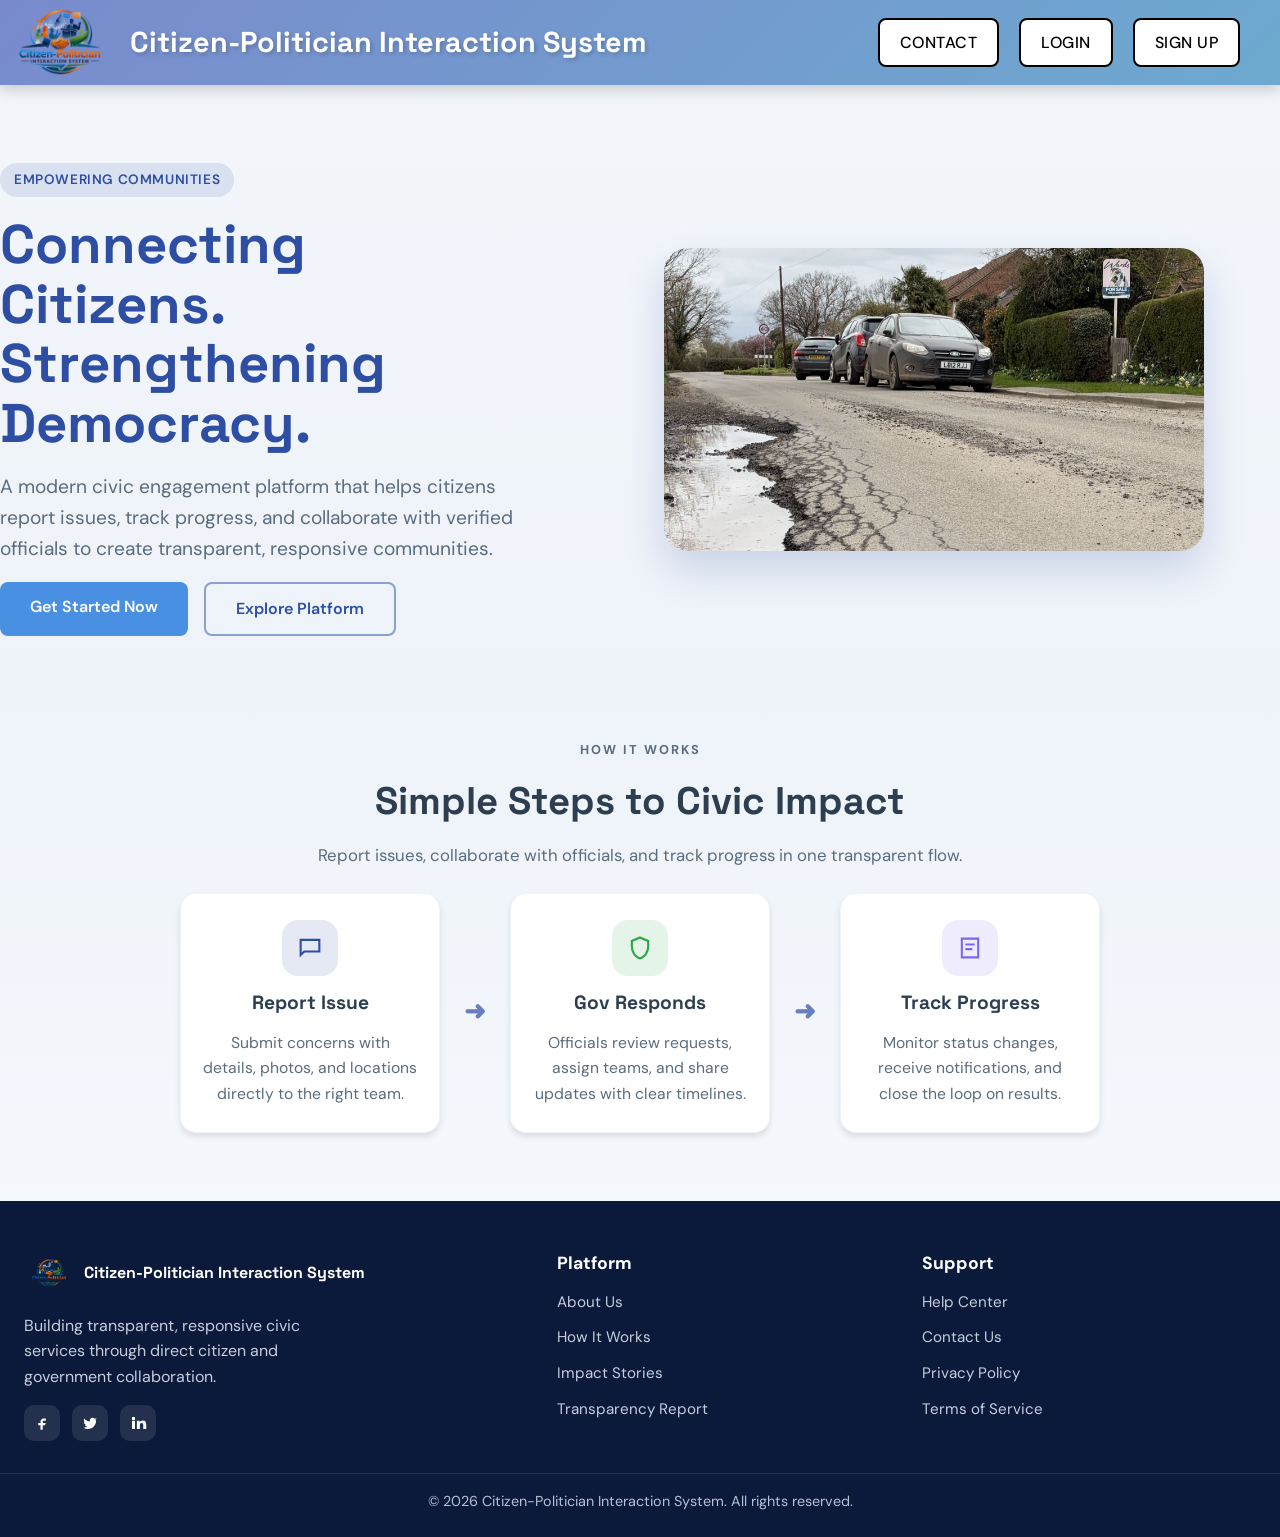
<file: index.html>
<!DOCTYPE html>
<html lang="en">
<head>
    <meta charset="UTF-8">
    <meta name="viewport" content="width=device-width, initial-scale=1.0">
    <title>Citizen-Politician Interaction System</title>
    <link rel="icon" type="image/png" href="fa.png?v=2">
    <link rel="shortcut icon" type="image/png" href="fa.png?v=2">
    <link rel="stylesheet" href="css/style.css">
</head>
<body>
    <!-- Navigation Bar -->
    <nav class="navbar">
        <div class="navbar-container">
            <div class="navbar-brand">
                <img src="pages/Cp_System.png" alt="CP System Logo" class="navbar-logo">
                <h1>Citizen-Politician Interaction System</h1>
            </div>
            <ul class="navbar-menu">
                <li><a href="pages/contact.html" class="nav-btn nav-btn-outline">Contact</a></li>
                <li><a href="pages/login.html" class="nav-btn nav-btn-outline">Login</a></li>
                <li><a href="pages/signup.html" class="nav-btn nav-btn-outline">Sign Up</a></li>
            </ul>
        </div>
    </nav>

    <div class="container landing-page">
        <section class="hero-section">
            <div class="hero-content">
                <span class="hero-tag">Empowering Communities</span>
                <h1>Connecting Citizens. Strengthening Democracy.</h1>
                <p>
                    A modern civic engagement platform that helps citizens report issues, track progress,
                    and collaborate with verified officials to create transparent, responsive communities.
                </p>
                <div class="hero-actions">
                    <a href="pages/signup.html" class="btn btn-primary">Get Started Now</a>
                    <a href="pages/login.html" class="btn btn-outline">Explore Platform</a>
                </div>
            </div>
            <div class="hero-image">
                <img src="pages/image.png" alt="Citizens collaborating" loading="lazy">
            </div>
        </section>

        <section class="how-section">
            <div class="section-header">
                <span class="section-eyebrow">How It Works</span>
                <h2>Simple Steps to Civic Impact</h2>
                <p>Report issues, collaborate with officials, and track progress in one transparent flow.</p>
            </div>
            <div class="how-steps">
                <article class="how-card">
                    <div class="how-icon how-icon-blue" aria-hidden="true">
                        <svg viewBox="0 0 24 24" aria-hidden="true" focusable="false">
                            <path d="M4 5h16v10H7l-3 3V5z"></path>
                        </svg>
                    </div>
                    <h3>Report Issue</h3>
                    <p>Submit concerns with details, photos, and locations directly to the right team.</p>
                </article>
                <div class="how-arrow" aria-hidden="true">➜</div>
                <article class="how-card">
                    <div class="how-icon how-icon-green" aria-hidden="true">
                        <svg viewBox="0 0 24 24" aria-hidden="true" focusable="false">
                            <path d="M12 3l7 3v5c0 5-3.5 9-7 10-3.5-1-7-5-7-10V6l7-3z"></path>
                        </svg>
                    </div>
                    <h3>Gov Responds</h3>
                    <p>Officials review requests, assign teams, and share updates with clear timelines.</p>
                </article>
                <div class="how-arrow" aria-hidden="true">➜</div>
                <article class="how-card">
                    <div class="how-icon how-icon-purple" aria-hidden="true">
                        <svg viewBox="0 0 24 24" aria-hidden="true" focusable="false">
                            <path d="M5 4h14v16H5z"></path>
                            <path d="M8 9h8M8 13h6"></path>
                        </svg>
                    </div>
                    <h3>Track Progress</h3>
                    <p>Monitor status changes, receive notifications, and close the loop on results.</p>
                </article>
            </div>
        </section>

    </div>

    <footer class="site-footer">
        <div class="footer-main">
            <div class="footer-brand">
                <div class="footer-logo">
                    <img src="pages/Cp_System.png" alt="CP System Logo">
                    <span>Citizen-Politician Interaction System</span>
                </div>
                <p>
                    Building transparent, responsive civic services through direct citizen and
                    government collaboration.
                </p>
                <div class="footer-social">
                    <a href="#" aria-label="Follow on Facebook">
                        <svg viewBox="0 0 24 24" aria-hidden="true" focusable="false">
                            <path d="M14 9h3V6h-3c-2 0-4 2-4 4v2H7v3h3v6h3v-6h3l1-3h-4v-2c0-1 .5-1 1-1z"></path>
                        </svg>
                    </a>
                    <a href="#" aria-label="Follow on Twitter">
                        <svg viewBox="0 0 24 24" aria-hidden="true" focusable="false">
                            <path d="M19 7.5c.8-.5 1.4-1.2 1.7-2.1-.7.4-1.6.7-2.4.8-.7-.7-1.6-1.1-2.7-1.1-2.1 0-3.8 1.7-3.8 3.8 0 .3 0 .6.1.9-3.1-.2-5.8-1.6-7.6-3.9-.3.6-.5 1.2-.5 2 0 1.3.6 2.4 1.6 3.1-.6 0-1.1-.2-1.6-.4 0 1.8 1.3 3.3 3.1 3.6-.3.1-.7.1-1 .1-.3 0-.5 0-.7-.1.5 1.5 1.9 2.6 3.6 2.6-1.3 1-3 1.6-4.7 1.6-.3 0-.6 0-.9-.1 1.7 1.1 3.7 1.7 5.9 1.7 7.1 0 11-5.9 11-11v-.5z"></path>
                        </svg>
                    </a>
                    <a href="#" aria-label="Follow on LinkedIn">
                        <svg viewBox="0 0 24 24" aria-hidden="true" focusable="false">
                            <rect x="4" y="9" width="4" height="11"></rect>
                            <rect x="4" y="4" width="4" height="4"></rect>
                            <path d="M10 9h4v2c1-1.5 2.5-2.5 4.5-2.5 3 0 4.5 2 4.5 5.5V20h-4v-5c0-1.8-.6-3-2-3-1.1 0-2 .7-2.3 1.7-.1.3-.2.7-.2 1.1V20h-4V9z"></path>
                        </svg>
                    </a>
                </div>
            </div>
            <div class="footer-links">
                <h3>Platform</h3>
                <ul>
                    <li><a href="#">About Us</a></li>
                    <li><a href="#">How It Works</a></li>
                    <li><a href="#">Impact Stories</a></li>
                    <li><a href="#">Transparency Report</a></li>
                </ul>
            </div>
            <div class="footer-links">
                <h3>Support</h3>
                <ul>
                    <li><a href="#">Help Center</a></li>
                    <li><a href="pages/contact.html">Contact Us</a></li>
                    <li><a href="#">Privacy Policy</a></li>
                    <li><a href="#">Terms of Service</a></li>
                </ul>
            </div>
        </div>
        <div class="footer-bottom">
            <p>&copy; 2026 Citizen-Politician Interaction System. All rights reserved.</p>
        </div>
    </footer>

    <script>
        document.addEventListener('DOMContentLoaded', function () {
            const dropdown = document.querySelector('.dropdown');
            const toggle = document.querySelector('.dropdown-toggle');

            if (!dropdown || !toggle) return;

            // Toggle dropdown on Category click
            toggle.addEventListener('click', function (event) {
                event.preventDefault();
                dropdown.classList.toggle('active');
            });

            // Close dropdown when clicking outside
            document.addEventListener('click', function (event) {
                if (!dropdown.contains(event.target)) {
                    dropdown.classList.remove('active');
                }
            });
        });
    </script>
</body>
</html>
</file>
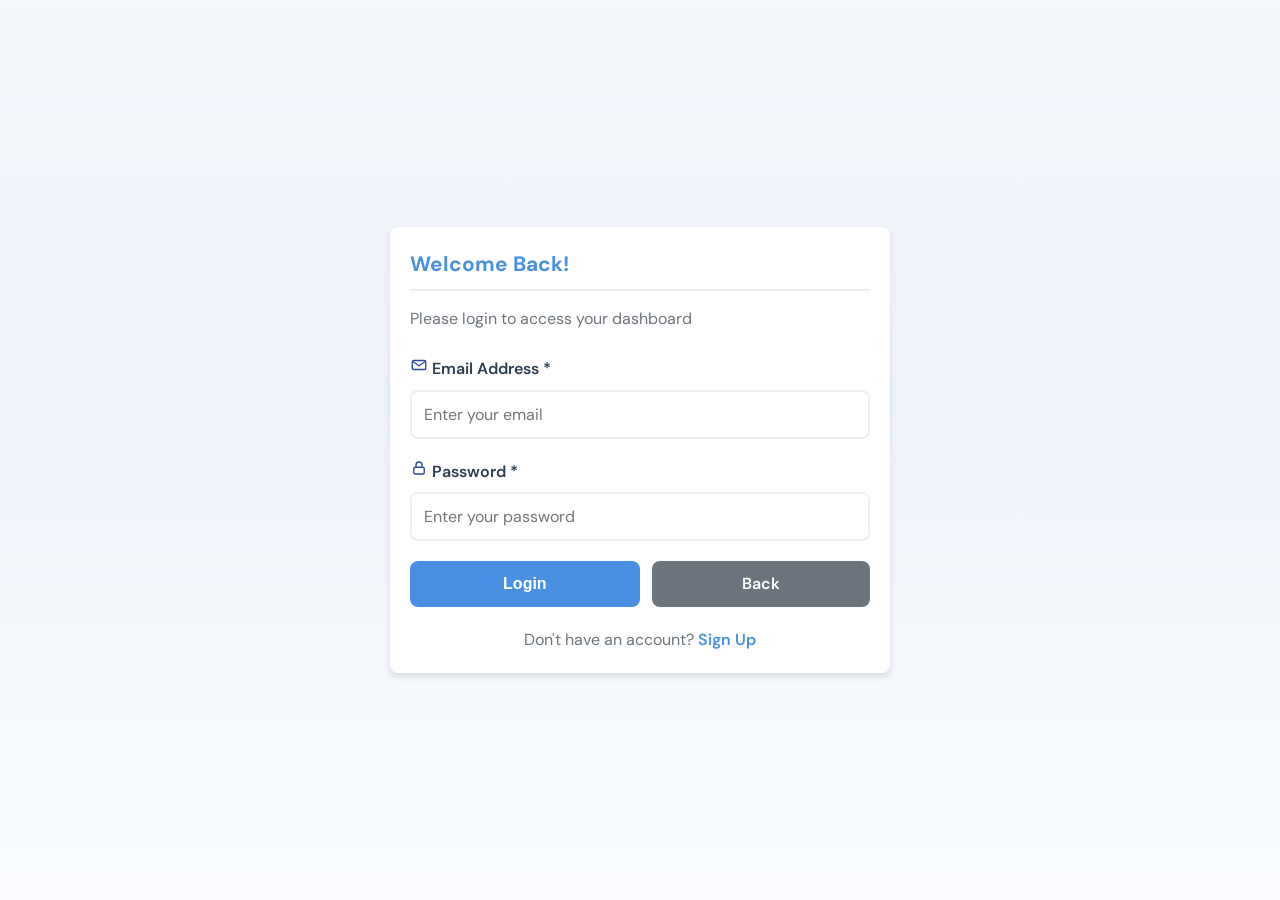
<file: pages/admin.html>
<!DOCTYPE html>
<html lang="en">
<head>
    <meta charset="UTF-8">
    <meta name="viewport" content="width=device-width, initial-scale=1.0">
    <title>Admin Dashboard - Citizen Politician System</title>
    <link rel="icon" type="image/png" href="../fa.png?v=2">
    <link rel="shortcut icon" type="image/png" href="../fa.png?v=2">
    <link rel="stylesheet" href="../css/style.css">
    <style>
        /* Dashboard Specific Styles */
        body {
            background: #f5f7fa;
            margin: 0;
            padding: 0;
            padding-bottom: 48px;
        }

        /* Navbar */
        .admin-navbar {
            background: linear-gradient(135deg, #f0f1f6 0%, #dddbde 100%);
            box-shadow: 0 2px 10px rgba(0,0,0,0.1);
            padding: 0 30px;
            color: rgb(119, 147, 224);
            position: sticky;
            top: 0;
            z-index: 1000;
        }

        .admin-navbar-content {
            max-width: 1400px;
            margin: 0 auto;
            display: flex;
            justify-content: space-between;
            align-items: center;
            height: 70px;
        }

        .admin-navbar-left {
            display: flex;
            align-items: center;
            gap: 15px;
        }

        .admin-logo {
            font-size: 28px;
        }

        .admin-navbar h1 {
            font-size: 24px;
            font-weight: 600;
            margin: 0;
        }

        .logout-btn-custom {
            background-color: white;
            border: 3px solid black;
            color: black;
            padding: 10px 25px;
            border-radius: 6px;
            cursor: pointer;
            font-size: 15px;
            font-weight: 500;
            transition: all 0.3s;
        }

        .logout-btn-custom:hover {
            background-color: red;
            color: white;
            border-color: red;
            transform: translateY(-2px);
        }

        /* Dashboard Content */
        .dashboard-container {
            max-width: 1400px;
            margin: 0 auto;
            padding: 30px 20px;
        }

        .admin-layout {
            max-width: 1400px;
            margin: 0 auto;
            padding: 30px 20px;
            display: grid;
            grid-template-columns: 240px 1fr;
            gap: 24px;
        }

        .side-nav {
            background: #fff;
            border-radius: 12px;
            box-shadow: 0 2px 8px rgba(0,0,0,0.08);
            padding: 16px 0;
            position: sticky;
            top: 70px;
            height: calc(100vh - 70px - 48px);
            overflow-y: auto;
        }

        .side-nav h4 {
            margin: 0 20px 12px;
            font-size: 14px;
            letter-spacing: 0.5px;
            text-transform: uppercase;
            color: #7f8c8d;
        }

        .side-nav a {
            display: flex;
            align-items: center;
            gap: 10px;
            padding: 12px 20px;
            color: #2c3e50;
            text-decoration: none;
            font-weight: 500;
            border-left: 4px solid transparent;
            transition: all 0.2s;
        }

        .side-nav a:hover,
        .side-nav a:focus {
            background: #f8f9fa;
            border-left-color: #667eea;
        }

        .side-nav a.active {
            background: #eef2ff;
            border-left-color: #4f46e5;
            color: #1f2937;
        }

        .admin-section {
            display: none;
        }

        .admin-section.active {
            display: block;
        }

        .admin-main {
            min-width: 0;
        }

        .dashboard-header {
            margin-bottom: 30px;
        }

        .dashboard-header h2 {
            font-size: 28px;
            color: #2c3e50;
            margin-bottom: 5px;
        }

        .dashboard-header p {
            color: #7f8c8d;
            font-size: 16px;
        }

        /* Cards */
        .dashboard-card {
            background: white;
            border-radius: 12px;
            box-shadow: 0 2px 8px rgba(0,0,0,0.08);
            padding: 25px;
            margin-bottom: 30px;
            transition: all 0.3s;
        }

        .dashboard-card:hover {
            box-shadow: 0 4px 16px rgba(0,0,0,0.12);
        }

        .card-header {
            display: flex;
            justify-content: space-between;
            align-items: center;
            margin-bottom: 20px;
            padding-bottom: 15px;
            border-bottom: 2px solid #f0f0f0;
        }

        .card-header h3 {
            font-size: 22px;
            color: #2c3e50;
            margin: 0;
            display: flex;
            align-items: center;
            gap: 10px;
        }

        .card-icon {
            font-size: 24px;
        }

        /* Stats Grid */
        .stats-grid {
            display: grid;
            grid-template-columns: repeat(auto-fit, minmax(150px, 1fr));
            gap: 12px;
        }

        .stat-item {
            background: linear-gradient(135deg, #667eea 0%, #764ba2 100%);
            color: white;
            padding: 12px;
            border-radius: 10px;
            text-align: center;
            transition: all 0.3s;
        }

        .stat-item:hover {
            transform: translateY(-5px);
            box-shadow: 0 8px 16px rgba(102, 126, 234, 0.4);
        }

        .stat-item.users {
            background: linear-gradient(135deg, #667eea 0%, #764ba2 100%);
        }

        .stat-item.total-issues {
            background: linear-gradient(135deg, #f093fb 0%, #f5576c 100%);
        }

        .stat-item.open {
            background: linear-gradient(135deg, #4facfe 0%, #00f2fe 100%);
        }

        .stat-item.closed {
            background: linear-gradient(135deg, #43e97b 0%, #38f9d7 100%);
        }

        .stat-number {
            font-size: 26px;
            font-weight: 700;
            margin-bottom: 3px;
        }

        .stat-label {
            font-size: 12px;
            opacity: 0.9;
            text-transform: uppercase;
            letter-spacing: 1px;
        }

        /* Tables */
        .table-container {
            overflow-x: auto;
        }

        table {
            width: 100%;
            border-collapse: collapse;
            margin-top: 10px;
        }

        thead {
            background: #f8f9fa;
        }

        th {
            padding: 14px 12px;
            text-align: left;
            font-weight: 600;
            color: #2c3e50;
            font-size: 14px;
            text-transform: uppercase;
            letter-spacing: 0.5px;
            border-bottom: 2px solid #e0e0e0;
        }

        td {
            padding: 14px 12px;
            border-bottom: 1px solid #f0f0f0;
            color: #555;
            font-size: 14px;
        }

        tbody tr {
            transition: all 0.2s;
        }

        tbody tr:hover {
            background: #f8f9fa;
        }

        /* Buttons */
        .btn {
            padding: 8px 16px;
            border: none;
            border-radius: 6px;
            cursor: pointer;
            font-size: 13px;
            font-weight: 500;
            transition: all 0.3s;
            margin-right: 5px;
        }

        .btn:hover {
            transform: translateY(-2px);
            box-shadow: 0 4px 8px rgba(0,0,0,0.15);
        }

        .btn-delete {
            background: #dc3545;
            color: white;
        }

        .btn-delete:hover {
            background: #c82333;
        }

        .btn-close {
            background: #ffc107;
            color: #333;
        }

        .btn-close:hover {
            background: #e0a800;
        }

        .btn-primary {
            background: #667eea;
            color: white;
        }

        .btn-primary:hover {
            background: #5568d3;
        }

        /* Role Dropdown */
        .role-select {
            padding: 6px 10px;
            border: 1px solid #ddd;
            border-radius: 5px;
            font-size: 13px;
            margin-right: 5px;
            cursor: pointer;
            background: white;
        }

        .role-select:focus {
            outline: 2px solid #667eea;
            border-color: #667eea;
        }

        /* Status Badges */
        .status-badge {
            display: inline-block;
            padding: 5px 12px;
            border-radius: 20px;
            font-size: 12px;
            font-weight: 600;
            text-transform: uppercase;
        }

        .status-open {
            background: #d4edda;
            color: #155724;
        }

        .status-closed {
            background: #f8d7da;
            color: #721c24;
        }

        .status-in-progress {
            background: #fff3cd;
            color: #856404;
        }
        .status-resolved {
    background: #f8d7da;
    color: #721c24;
}

        /* Loading */
        .loading {
            text-align: center;
            padding: 40px;
            color: #999;
            font-size: 16px;
        }

        .spinner {
            border: 4px solid #f3f3f3;
            border-top: 4px solid #667eea;
            border-radius: 50%;
            width: 40px;
            height: 40px;
            animation: spin 1s linear infinite;
            margin: 0 auto 15px;
        }

        @keyframes spin {
            0% { transform: rotate(0deg); }
            100% { transform: rotate(360deg); }
        }

        /* Footer */
        .dashboard-footer {
            text-align: center;
            padding: 14px 16px;
            background: white;
            color: #0e0e0e;
            margin-top: 40px;
            border-top: 1px solid #e0e0e0;
            position: fixed;
            left: 0;
            right: 0;
            bottom: 0;
            height: 48px;
            display: flex;
            align-items: center;
            justify-content: center;
            z-index: 900;
        }

        .dashboard-footer p {
            margin: 0;
            font-size: 12px;
        }

        /* Responsive */
        @media (max-width: 768px) {
            .admin-navbar-content {
                padding: 0 15px;
            }

            .admin-navbar h1 {
                font-size: 18px;
            }

            .dashboard-container {
                padding: 20px 15px;
            }

            .stats-grid {
                grid-template-columns: 1fr 1fr;
            }

            .table-container {
                font-size: 12px;
            }

            th, td {
                padding: 10px 8px;
            }

            .btn {
                padding: 6px 12px;
                font-size: 12px;
            }

            .admin-layout {
                grid-template-columns: 1fr;
            }

            .side-nav {
                position: static;
                height: auto;
            }
        }

        /* Alert Messages */
        .alert-message {
            position: fixed;
            top: 90px;
            right: 20px;
            padding: 16px 24px;
            border-radius: 8px;
            box-shadow: 0 4px 12px rgba(0,0,0,0.15);
            z-index: 2000;
            display: none;
            font-weight: 500;
            max-width: 400px;
        }

        .alert-message.show {
            display: block;
            animation: slideIn 0.3s ease-out;
        }

        .alert-success {
            background: #d4edda;
            color: #155724;
            border-left: 4px solid #28a745;
        }

        .alert-error {
            background: #f8d7da;
            color: #721c24;
            border-left: 4px solid #dc3545;
        }

        @keyframes slideIn {
            from {
                transform: translateX(400px);
                opacity: 0;
            }
            to {
                transform: translateX(0);
                opacity: 1;
            }
        }

        .empty-state {
            text-align: center;
            padding: 40px;
            color: #999;
        }

        .empty-state-icon {
            font-size: 48px;
            margin-bottom: 15px;
        }
    </style>
</head>
<body>

    <!-- Navbar -->
    <nav class="admin-navbar">
        <div class="admin-navbar-content">
            <div class="admin-navbar-left">
                <span class="admin-logo"></span>
                <h1>Admin Dashboard</h1>
            </div>
            <button class="logout-btn-custom" onclick="logout()">Logout</button>
        </div>
    </nav>

    <!-- Alert Message -->
    <div id="alertMessage" class="alert-message"></div>

    <!-- Dashboard Content -->
    <div class="admin-layout">
        <aside class="side-nav">
            <h4>Admin Menu</h4>
            <a href="#system-overview" data-section="system-overview">📊 System Overview</a>
            <a href="#user-management" data-section="user-management">👥 User Management</a>
            <a href="#issue-management" data-section="issue-management">📝 Issue Management</a>
        </aside>

        <main class="admin-main">
        
        <!-- Card 1: System Overview -->
        <div id="system-overview" class="dashboard-card admin-section">
            <div class="card-header">
                <h3><span class="card-icon">📊</span> System Overview</h3>
            </div>
            <div id="statsContent" class="loading">
                <div class="spinner"></div>
                Loading statistics...
            </div>
        </div>

        <!-- Card 2: User Management -->
        <div id="user-management" class="dashboard-card admin-section">
            <div class="card-header">
                <h3><span class="card-icon">👥</span> User Management</h3>
            </div>
            <div id="usersContent" class="loading">
                <div class="spinner"></div>
                Loading users...
            </div>
        </div>

        <!-- Card 3: Issue Management -->
        <div id="issue-management" class="dashboard-card admin-section">
            <div class="card-header">
                <h3><span class="card-icon">📝</span> Issue Management</h3>
            </div>
            <div id="issuesContent" class="loading">
                <div class="spinner"></div>
                Loading issues...
            </div>
        </div>

        </main>
    </div>

    <!-- Footer -->
    <footer class="dashboard-footer">
        <p>Admin Panel – Citizen Politician Interaction System</p>
    </footer>

    <!-- Scripts -->
    <script src="../js/config.js"></script>
    <script src="../js/auth.js"></script>
    <script>
        // ========================================
        // Global variables and initialization
        // ========================================
        let allUsers = [];
        let allIssues = [];

        console.log('%c=== ADMIN DASHBOARD INITIALIZED ===', 'color: green; font-weight: bold; font-size: 14px;');
        console.log('BASE_URL:', BASE_URL);

        /**
         * Display alert message to user
         */
        function showAlertMessage(message, type) {
            try {
                const alertDiv = document.getElementById('alertMessage');
                if (alertDiv) {
                    alertDiv.textContent = message;
                    alertDiv.className = `alert-message alert-${type}`;
                    alertDiv.offsetWidth; // Force reflow
                    alertDiv.classList.add('show');
                    
                    setTimeout(() => {
                        alertDiv.classList.remove('show');
                    }, 4000);
                }
                console.log(`[${type.toUpperCase()}] ${message}`);
            } catch (e) {
                console.error('Alert error:', e);
                alert(message);
            }
        }

        /**
         * Safely get element
         */
        function getElement(id) {
            const el = document.getElementById(id);
            if (!el) console.warn(`Element not found: ${id}`);
            return el;
        }


        /**
         * Load system statistics from API
         */
        async function loadSystemStats() {
            console.log('%c[LOAD STATS] Starting...', 'color: blue; font-weight: bold;');
            
            const statsContainer = getElement('statsContent');
            const usersContainer = getElement('usersContent');
            const issuesContainer = getElement('issuesContent');

            if (!statsContainer || !usersContainer || !issuesContainer) {
                console.error('CRITICAL: DOM containers not found!');
                return;
            }

            try {
                console.log('Fetching API data from:', BASE_URL);
                
                // Fetch data
                const usersResp = await fetch(`${BASE_URL}/api/admin/users`);
                const issuesResp = await fetch(`${BASE_URL}/api/admin/issues`);

                console.log('Users API Status:', usersResp.status);
                console.log('Issues API Status:', issuesResp.status);

                if (!usersResp.ok || !issuesResp.ok) {
                    throw new Error('API request failed');
                }

                const users = await usersResp.json();
                const issues = await issuesResp.json();

                allUsers = Array.isArray(users) ? users : [];
                allIssues = Array.isArray(issues) ? issues : [];

                console.log('Users loaded:', allUsers.length, allUsers);
                console.log('Issues loaded:', allIssues.length, allIssues);

                // Calculate stats
                const totalUsers = allUsers.length;
                const totalIssues = allIssues.length;
                const openIssues = allIssues.filter(i => i.status && i.status.toUpperCase() === 'OPEN').length;
                const closedIssues = allIssues.filter(i => {
                    const s = i.status ? i.status.toUpperCase() : '';
                    return s === 'CLOSED' || s === 'RESOLVED';
                }).length;

                console.log(`Stats: Users=${totalUsers}, Total Issues=${totalIssues}, Open=${openIssues}, Closed=${closedIssues}`);

                // Render stats
                statsContainer.classList.remove('loading');
                statsContainer.innerHTML = `
                    <div class="stats-grid">
                        <div class="stat-item users">
                            <div class="stat-number">${totalUsers}</div>
                            <div class="stat-label">Total Users</div>
                        </div>
                        <div class="stat-item total-issues">
                            <div class="stat-number">${totalIssues}</div>
                            <div class="stat-label">Total Issues</div>
                        </div>
                        <div class="stat-item open">
                            <div class="stat-number">${openIssues}</div>
                            <div class="stat-label">Open Issues</div>
                        </div>
                        <div class="stat-item closed">
                            <div class="stat-number">${closedIssues}</div>
                            <div class="stat-label">Closed Issues</div>
                        </div>
                    </div>
                `;

                // Render tables
                renderUsersTable();
                renderIssuesTable();

            } catch (error) {
                console.error('%cAPI ERROR:', 'color: red; font-weight: bold;', error);
                statsContainer.innerHTML = `
                    <div class="empty-state">
                        <div class="empty-state-icon">⚠️</div>
                        <p><strong>API Error:</strong> ${error.message}</p>
                        <p style="font-size: 12px; margin-top: 10px;">
                            Check: (1) Backend running? (2) BASE_URL correct? (3) CORS enabled?
                        </p>
                    </div>
                `;
                showAlertMessage(`API Error: ${error.message}`, 'error');
            }
        }

        /**
         * Render users table
         */
        function renderUsersTable() {
            console.log(`%c[RENDER USERS] Count: ${allUsers.length}`, 'color: purple;');
            
            const container = getElement('usersContent');
            if (!container) return;

            container.classList.remove('loading');

            if (!allUsers || allUsers.length === 0) {
                container.innerHTML = `<div class="empty-state"><div class="empty-state-icon">👥</div><p>No users found</p></div>`;
                return;
            }

            try {
                let tableRows = allUsers.map((user, index) => {
                    const id = user.id || 'N/A';
                    return `
                        <tr>
                            <td>${index + 1}</td>
                            <td>${user.name || 'N/A'}</td>
                            <td>${user.email || 'N/A'}</td>
                            <td>${user.role || 'N/A'}</td>
                            <td>
                                <select class="role-select" id="role-${id}">
                                    <option value="">Change</option>
                                    <option value="CITIZEN">Citizen</option>
                                    <option value="POLITICIAN">Politician</option>
                                    <option value="MODERATOR">Moderator</option>
                                    <option value="ADMIN">Admin</option>
                                </select>
                                <button class="btn btn-primary" onclick="changeUserRole(${id})">Update</button>
                                <button class="btn btn-delete" onclick="deleteUser(${id})">Delete</button>
                            </td>
                        </tr>
                    `;
                }).join('');

                container.innerHTML = `
                    <div class="table-container">
                        <table>
                            <thead>
                                <tr>
                                    <th>ID</th>
                                    <th>Name</th>
                                    <th>Email</th>
                                    <th>Role</th>
                                    <th>Actions</th>
                                </tr>
                            </thead>
                            <tbody>
                                ${tableRows}
                            </tbody>
                        </table>
                    </div>
                `;
                console.log(`✓ Users table rendered (${allUsers.length} rows)`);
            } catch (e) {
                console.error('Render users error:', e);
                container.innerHTML = `<div class="empty-state"><p>Error rendering users: ${e.message}</p></div>`;
            }
        }

        /**
         * Render issues table
         */
        function renderIssuesTable() {
            console.log(`%c[RENDER ISSUES] Count: ${allIssues.length}`, 'color: purple;');
            
            const container = getElement('issuesContent');
            if (!container) return;
            
            container.classList.remove('loading');

            if (!allIssues || allIssues.length === 0) {
                container.innerHTML = `<div class="empty-state"><div class="empty-state-icon">📝</div><p>No issues found</p></div>`;
                return;
            }

            try {
                let tableRows = allIssues.map((issue, index) => {
                    const id = issue.id || 'N/A';
                    const isOpen = issue.status && issue.status.toUpperCase() === 'OPEN';
                    return `
                        <tr>
                            <td>${index + 1}</td>
                            <td>${issue.title || issue.description || 'N/A'}</td>
                            <td>${issue.category || 'N/A'}</td>
                            <td>${issue.votes || 0}</td>
                            <td><span class="status-badge status-${(issue.status || 'unknown').toLowerCase()}">${issue.status || 'UNKNOWN'}</span></td>
                            <td>
                                ${isOpen ? `<button class="btn btn-close" onclick="closeIssue(${id})">Close</button>` : ''}
                                <button class="btn btn-delete" onclick="deleteIssue(${id})">Delete</button>
                            </td>
                        </tr>
                    `;
                }).join('');

                container.innerHTML = `
                    <div class="table-container">
                        <table>
                            <thead>
                                <tr>
                                    <th>ID</th>
                                    <th>Title</th>
                                    <th>Category</th>
                                    <th>Votes</th>
                                    <th>Status</th>
                                    <th>Actions</th>
                                </tr>
                            </thead>
                            <tbody>
                                ${tableRows}
                            </tbody>
                        </table>
                    </div>
                `;
                console.log(`✓ Issues table rendered (${allIssues.length} rows)`);
            } catch (e) {
                console.error('Render issues error:', e);
                container.innerHTML = `<div class="empty-state"><p>Error rendering issues: ${e.message}</p></div>`;
            }
        }

        // CRUD Operations
        async function deleteUser(userId) {
            if (!confirm('Delete this user?')) return;
            try {
                const res = await fetch(`${BASE_URL}/api/admin/users/${userId}`, { method: 'DELETE' });
                if (res.ok) {
                    showAlertMessage('✅ User deleted', 'success');
                    loadSystemStats();
                } else throw new Error(`HTTP ${res.status}`);
            } catch (e) {
                showAlertMessage(`❌ Error: ${e.message}`, 'error');
            }
        }

        async function changeUserRole(userId) {
            const sel = document.getElementById(`role-${userId}`);
            if (!sel || !sel.value) {
                showAlertMessage('⚠️ Select a role', 'error');
                return;
            }
            if (!confirm(`Change role to ${sel.value}?`)) {
                sel.value = '';
                return;
            }
            try {
                const res = await fetch(`${BASE_URL}/api/admin/users/${userId}/role`, {
                    method: 'PUT',
                    headers: { 'Content-Type': 'application/json' },
                    body: JSON.stringify({ role: sel.value })
                });
                if (res.ok) {
                    showAlertMessage('✅ Role updated', 'success');
                    sel.value = '';
                    loadSystemStats();
                } else throw new Error(`HTTP ${res.status}`);
            } catch (e) {
                showAlertMessage(`❌ Error: ${e.message}`, 'error');
                sel.value = '';
            }
        }

        async function closeIssue(issueId) {
            console.log(`[DEBUG] closeIssue called with ID: ${issueId}`);
            
            if (!confirm('Close this issue?')) {
                console.log('[DEBUG] User cancelled close');
                return;
            }
            
            try {
                const url = `${BASE_URL}/api/admin/issues/${issueId}/close`;
                console.log(`[DEBUG] Fetching: ${url}`);
                
                const res = await fetch(url, { method: 'PUT' });
                console.log(`[DEBUG] Close response status: ${res.status}`);
                
                const responseText = await res.text();
                console.log(`[DEBUG] Close response: ${responseText}`);
                
                if (res.ok) {
                    showAlertMessage('✅ Issue closed successfully', 'success');
                    loadSystemStats();
                } else {
                    throw new Error(`HTTP ${res.status}: ${responseText}`);
                }
            } catch (e) {
                console.error('[ERROR] closeIssue failed:', e);
                showAlertMessage(`❌ Failed to close issue: ${e.message}`, 'error');
            }
        }

        async function deleteIssue(issueId) {
            console.log(`[DEBUG] deleteIssue called with ID: ${issueId}`);
            
            if (!confirm('Are you sure you want to delete this issue?')) {
                console.log('[DEBUG] User cancelled delete');
                return;
            }
            
            try {
                const url = `${BASE_URL}/api/admin/issues/${issueId}`;
                console.log(`[DEBUG] Fetching: ${url}`);
                
                const res = await fetch(url, { method: 'DELETE' });
                console.log(`[DEBUG] Delete response status: ${res.status}`);
                
                const responseText = await res.text();
                console.log(`[DEBUG] Delete response: ${responseText}`);
                
                if (res.ok) {
                    showAlertMessage('✅ Issue deleted successfully', 'success');
                    loadSystemStats();
                } else {
                    throw new Error(`HTTP ${res.status}: ${responseText}`);
                }
            } catch (e) {
                console.error('[ERROR] deleteIssue failed:', e);
                showAlertMessage(`❌ Failed to delete issue: ${e.message}`, 'error');
            }
        }

        // Initialize on page load
        window.addEventListener('DOMContentLoaded', function() {
            console.log('%c=== PAGE FULLY LOADED ===', 'color: green; font-weight: bold;');
            console.log('Checking role access...');

            const sideLinks = document.querySelectorAll('.side-nav a[data-section]');
            const sections = document.querySelectorAll('.admin-section');

            function showSection(sectionId) {
                sections.forEach(section => {
                    section.classList.toggle('active', section.id === sectionId);
                });
                sideLinks.forEach(link => {
                    link.classList.toggle('active', link.dataset.section === sectionId);
                });
            }

            sideLinks.forEach(link => {
                link.addEventListener('click', event => {
                    event.preventDefault();
                    showSection(link.dataset.section);
                });
            });
            
            const accessGranted = checkSession('ADMIN');
            console.log('Access granted:', accessGranted);
            
            if (accessGranted) {
                console.log('Loading dashboard...');
                loadSystemStats();
            }
        }, false);

        // Also try immediate load if scripts already loaded
        if (document.readyState === 'loading') {
            console.log('Document still loading...');
        } else {
            console.log('Document already loaded, triggering load...');
            setTimeout(() => {
                if (checkSession('ADMIN')) {
                    loadSystemStats();
                }
            }, 100);
        }
    </script>

</body>
</html>
<!-- test again -->
 <!-- admin update -->
</file>
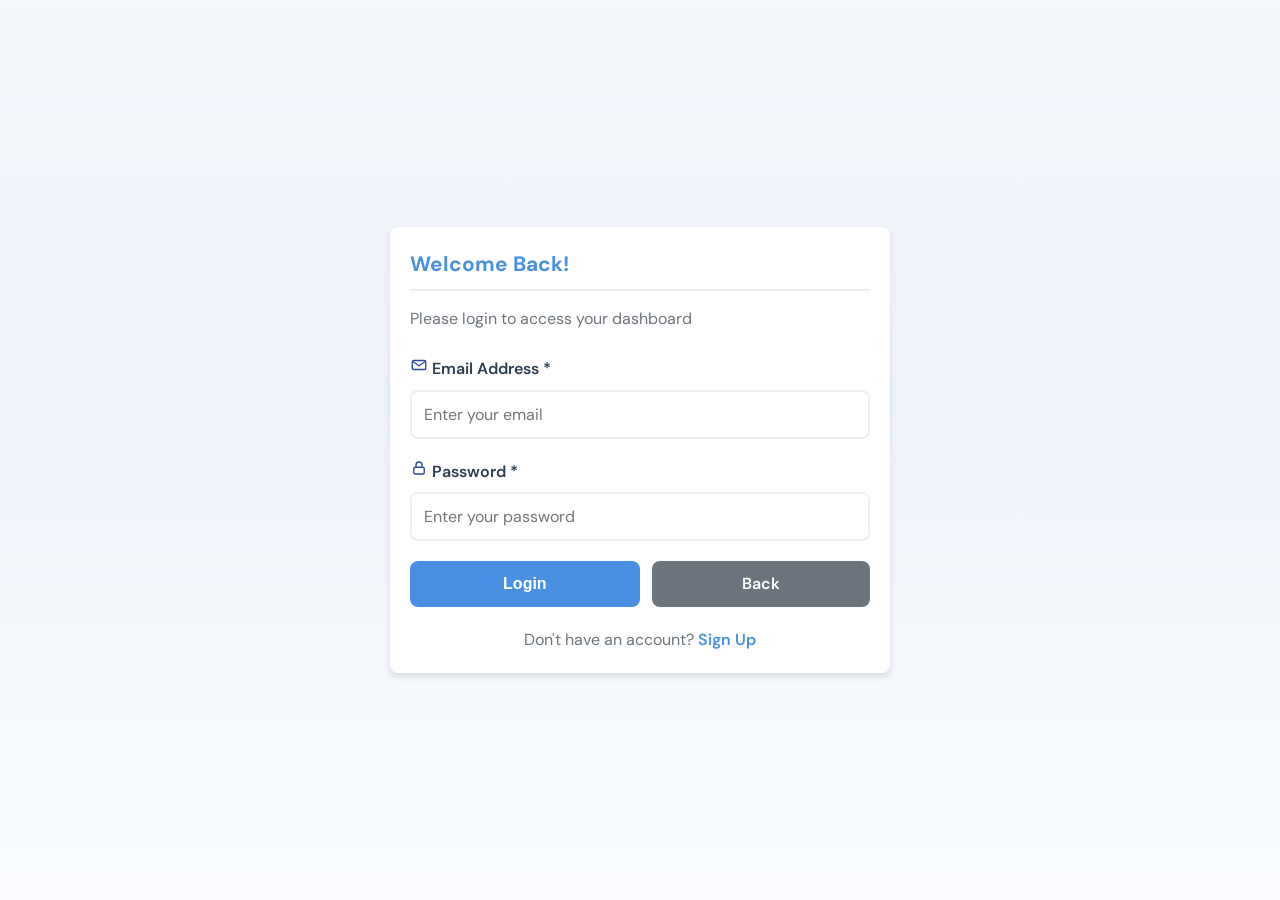
<file: pages/citizen.html>
<!DOCTYPE html>
<html lang="en">
<head>
    <meta charset="UTF-8">
    <meta name="viewport" content="width=device-width, initial-scale=1.0">
    <title>Citizen Dashboard | FSAD-PS08</title>
    <link rel="icon" type="image/png" href="../fa.png?v=2">
    <link rel="shortcut icon" type="image/png" href="../fa.png?v=2">
    <link rel="stylesheet" href="../css/style.css">
    <style>
        .logout-btn-custom:hover {
            background-color: red !important;
            color: white !important;
            border-color: red !important;
        }

        /* Make the Citizen Dashboard header behave like a full-width nav bar */
        .citizen-header {
            border-radius: 0;
            margin-bottom: 0;
        }

        body {
            padding-bottom: 48px;
        }

        .dashboard-footer {
            text-align: center;
            padding: 14px 16px;
            background: #fff;
            color: #7f8c8d;
            border-top: 1px solid #e0e0e0;
            position: fixed;
            left: 0;
            right: 0;
            bottom: 0;
            height: 48px;
            display: flex;
            align-items: center;
            justify-content: center;
            z-index: 900;
        }

        .dashboard-footer p {
            margin: 0;
            font-size: 12px;
        }
    </style>
</head>
<body>
    <!-- Page Header (acts as nav bar for citizen dashboard) -->
    <div class="page-header citizen-header">
        <h1>👥 Citizen Dashboard</h1>
        <div>
            <button onclick="logout()" class="btn btn-back logout-btn-custom" style="margin-right: 10px; color: black; background-color: white; border: 3px solid black;">Logout</button>
        </div>
    </div>

    <!-- Footer -->
    <footer class="dashboard-footer">
        <p>Citizen Panel – Citizen Politician Interaction System</p>
    </footer>

    <div class="container">
        <!-- Alert Messages -->
        <div id="alertMessage" class="alert"></div>

        <!-- Issue Submission Form + Right Images -->
        <div style="display: flex; gap: 20px; align-items: stretch; margin-bottom: 20px;">
            <!-- Left: Issue Submission Form -->
            <div class="card" style="max-width: 500px; flex: 0 0 500px; border: 2px solid black;">
                <h2>📝 Report a New Issue</h2>
                <form id="issueForm">
                <div class="form-group">
                    <label for="title">Issue Title *</label>
                    <input 
                        type="text" 
                        id="title" 
                        name="title" 
                        placeholder="Enter a brief title for the issue"
                        required
                    >
                </div>

                <div class="form-group">
                    <label for="description">Description *</label>
                    <textarea 
                        id="description" 
                        name="description" 
                        placeholder="Describe the issue in detail"
                        required
                    ></textarea>
                </div>

                <div class="form-group">
                    <label for="category">Category *</label>
                    <select id="category" name="category" required>
                        <option value="">-- Select Category --</option>
                        <option value="Road">Road</option>
                        <option value="Water">Water</option>
                        <option value="Electricity">Electricity</option>
                        <option value="Sanitation">Sanitation</option>
                        <option value="Public Safety">Public Safety</option>
                        <option value="Health">Health</option>
                        <option value="Education">Education</option>
                        <option value="Parks">Parks</option>
                        <option value="Transport">Transport</option>
                        <option value="Child Safety">Child Safety</option>
                        <option value="Playgrounds">Playgrounds</option>
                        <option value="Accessibility">Accessibility</option>
                        <option value="Air Quality">Air Quality</option>
                        <option value="Noise Pollution">Noise Pollution</option>
                        <option value="Others">Others</option>
                    </select>
                </div>

                <div class="form-group">
                    <label>Upload Image:</label>
                    <input type="file" id="image">
                </div>

                <div class="form-group">
                    <label>Upload Video:</label>
                    <input type="file" id="video">
                </div>
                <div class="form-group">
               <div class="form-group">
    <label for="location">Location</label>
    <div style="display:flex; gap:10px;">
        <input 
            type="text" 
            id="location" 
            placeholder="Enter location"
            required
        >
        <button type="button" onclick="getLocation()">📍 Use My Location</button>
    </div>
</div>
</div>
                <button type="submit" class="btn btn-primary">Submit Issue</button>
            </form>
            </div>

            <!-- Right: Images beside the form -->
            <div style="flex: 1; display: flex; flex-direction: column; gap: 16px; height: 100%;">
                <img src="1602926-potholes.webp" alt="Citizen issue illustration 1" style="flex: 1; width: 90%; object-fit: cover; border-radius: 8px; box-shadow: 0 4px 8px rgba(0,0,0,0.15);">
                <img src="citi.png" alt="Citizen issue illustration 2" style="flex: 1; width: 90%; object-fit: cover; border-radius: 8px; box-shadow: 0 4px 8px rgba(0,0,0,0.15);">
            </div>
        </div>

        <!-- Loading Spinner -->
        <div id="loading" class="loading">
            <div class="spinner"></div>
            <p>Loading issues...</p>
        </div>

        <!-- Issues List -->
        <div class="card">
            <h2>📋 All Community Issues</h2>
            <div class="table-container">
                <table id="issuesTable">
                    <thead>
                        <tr>
                            <th>ID</th>
                            <th>Title</th>
                            <th>Description</th>
                            <th>Location</th>
                            <th>Category</th>
                            <th>Vote</th>
                            <th>Action</th>
                        </tr>
                    </thead>
                    <tbody id="issuesTableBody">
                        <!-- Issues will be populated here dynamically -->
                    </tbody>
                </table>
            </div>
        </div>
    </div>

    <!-- JavaScript Files -->
    <script src="../js/config.js"></script>
    <script src="../js/auth.js"></script>
    <script>
        // Check if user is logged in and has CITIZEN role
        checkRoleAccess('CITIZEN');
    </script>
    <script src="../js/citizen.js"></script>
</body>
</html>
<!-- citizen update-->
</file>
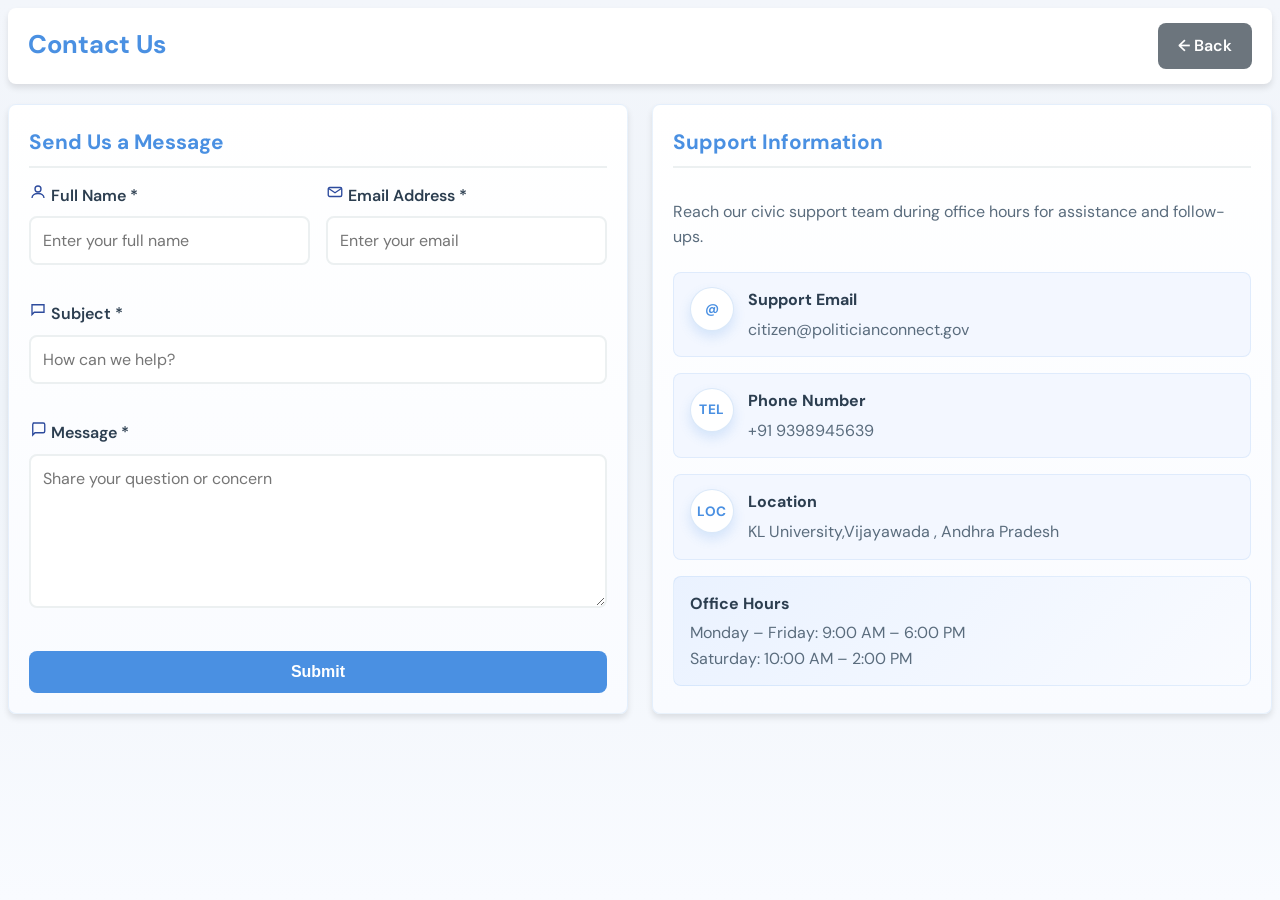
<file: pages/contact.html>
<!DOCTYPE html>
<html lang="en">
<head>
    <meta charset="UTF-8">
    <meta name="viewport" content="width=device-width, initial-scale=1.0">
    <title>Contact Us | Citizen–Politician Interaction System</title>
    <link rel="stylesheet" href="../css/style.css">
</head>
<body>
    <div class="container contact-page">
        <div class="page-header">
            <h1>Contact Us</h1>
            <a href="../index.html" class="btn btn-back">← Back</a>
        </div>

       
        <div class="contact-grid">
            <div class="card contact-card">
                <h2>Send Us a Message</h2>
                <form class="contact-form">
                    <div class="form-row">
                        <div class="form-group">
                            <label for="fullName" class="label-with-icon">
                                <span class="label-icon" aria-hidden="true">
                                    <svg viewBox="0 0 24 24" aria-hidden="true" focusable="false">
                                        <circle cx="12" cy="8" r="4"></circle>
                                        <path d="M4 20c0-4 4-6 8-6s8 2 8 6"></path>
                                    </svg>
                                </span>
                                Full Name *
                            </label>
                            <input type="text" id="fullName" name="fullName" placeholder="Enter your full name" required>
                        </div>
                        <div class="form-group">
                            <label for="emailAddress" class="label-with-icon">
                                <span class="label-icon" aria-hidden="true">
                                    <svg viewBox="0 0 24 24" aria-hidden="true" focusable="false">
                                        <rect x="3" y="6" width="18" height="12" rx="2"></rect>
                                        <path d="M3 7l9 6 9-6"></path>
                                    </svg>
                                </span>
                                Email Address *
                            </label>
                            <input type="email" id="emailAddress" name="emailAddress" placeholder="Enter your email" required>
                        </div>
                    </div>

                    <div class="form-group">
                        <label for="subject" class="label-with-icon">
                            <span class="label-icon" aria-hidden="true">
                                <svg viewBox="0 0 24 24" aria-hidden="true" focusable="false">
                                    <path d="M4 5h16v10H7l-3 3V5z"></path>
                                </svg>
                            </span>
                            Subject *
                        </label>
                        <input type="text" id="subject" name="subject" placeholder="How can we help?" required>
                    </div>

                    <div class="form-group">
                        <label for="message" class="label-with-icon">
                            <span class="label-icon" aria-hidden="true">
                                <svg viewBox="0 0 24 24" aria-hidden="true" focusable="false">
                                    <path d="M5 4h14a2 2 0 0 1 2 2v9a2 2 0 0 1-2 2H8l-3 3V6a2 2 0 0 1 2-2z"></path>
                                </svg>
                            </span>
                            Message *
                        </label>
                        <textarea id="message" name="message" rows="6" placeholder="Share your question or concern" required></textarea>
                    </div>

                    <button type="submit" class="btn btn-primary">Submit</button>
                </form>
            </div>

            <div class="card contact-card contact-info">
                <h2>Support Information</h2>
                <p class="contact-info-lead">Reach our civic support team during office hours for assistance and follow-ups.</p>

                <div class="contact-info-list">
                    <div class="contact-info-item">
                        <span class="contact-icon">@</span>
                        <div>
                            <h3>Support Email</h3>
                            <p>citizen@politicianconnect.gov</p>
                        </div>
                    </div>

                    <div class="contact-info-item">
                        <span class="contact-icon">TEL</span>
                        <div>
                            <h3>Phone Number</h3>
                            <p>+91 9398945639</p>
                        </div>
                    </div>

                    <div class="contact-info-item">
                        <span class="contact-icon">LOC</span>
                        <div>
                            <h3>Location</h3>
                            <p>KL University,Vijayawada , Andhra Pradesh</p>
                        </div>
                    </div>

                    <div class="contact-info-item contact-hours">
                        <div>
                            <h3>Office Hours</h3>
                            <p>Monday – Friday: 9:00 AM – 6:00 PM</p>
                            <p>Saturday: 10:00 AM – 2:00 PM</p>
                        </div>
                    </div>
                </div>
            </div>
        </div>
    </div>
</body>
</html>
</file>
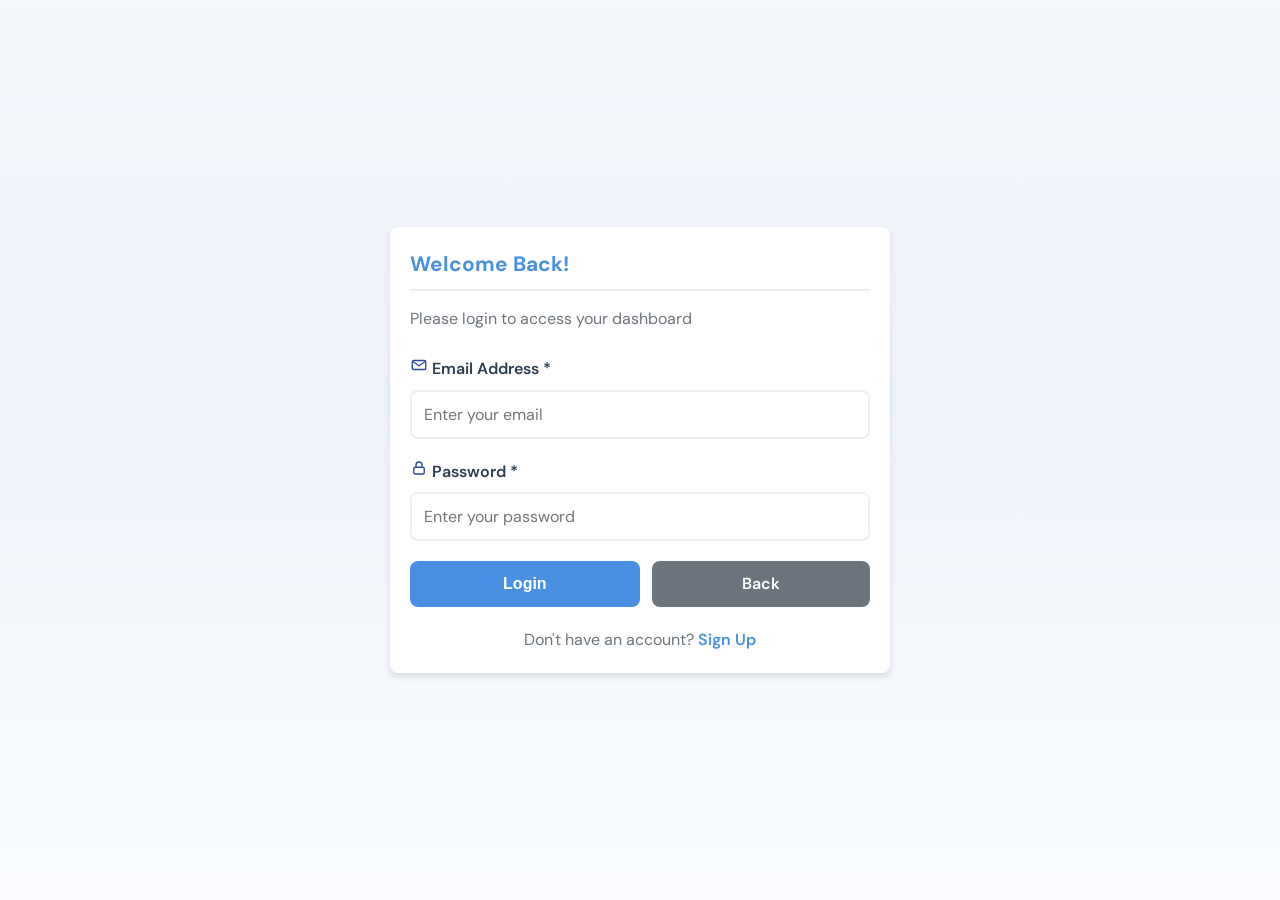
<file: pages/login.html>
<!DOCTYPE html>
<html lang="en">
<head>
    <meta charset="UTF-8">
    <meta name="viewport" content="width=device-width, initial-scale=1.0">
    <title>Login </title>
    <link rel="icon" type="image/png" href="../log.png?v=1">
    <link rel="shortcut icon" type="image/png" href="../log.png?v=1">
    <link rel="stylesheet" href="../css/style.css">
    <style>
        body.login-page {
            min-height: 100vh;
            display: flex;
            align-items: center;
            justify-content: center;
            padding: 16px;
        }

        .login-page .container {
            width: 100%;
            max-width: 540px;
            padding: 0;
        }

        .login-page .card {
            margin-bottom: 0;
        }
    </style>
</head>
<body class="login-page">
    <div class="container">
        <!-- Alert Messages -->
        <div id="alertMessage" class="alert"></div>

        <!-- Login Form -->
        <div class="card" style="max-width: 500px; margin: 0 auto;">
            <h2>Welcome Back!</h2>
            <p style="color: #6c757d; margin-bottom: 25px;">Please login to access your dashboard</p>
            
            <form id="loginForm">
                <div class="form-group">
                    <label for="email" class="label-with-icon">
                        <span class="label-icon" aria-hidden="true">
                            <svg viewBox="0 0 24 24" aria-hidden="true" focusable="false">
                                <rect x="3" y="6" width="18" height="12" rx="2"></rect>
                                <path d="M3 7l9 6 9-6"></path>
                            </svg>
                        </span>
                        Email Address *
                    </label>
                    <input 
                        type="email" 
                        id="email" 
                        name="email" 
                        placeholder="Enter your email"
                        required
                    >
                </div>

                <div class="form-group">
                    <label for="password" class="label-with-icon">
                        <span class="label-icon" aria-hidden="true">
                            <svg viewBox="0 0 24 24" aria-hidden="true" focusable="false">
                                <rect x="5" y="11" width="14" height="9" rx="2"></rect>
                                <path d="M8 11V8a4 4 0 0 1 8 0v3"></path>
                            </svg>
                        </span>
                        Password *
                    </label>
                    <input 
                        type="password" 
                        id="password" 
                        name="password" 
                        placeholder="Enter your password"
                        required
                    >
                </div>

                <div style="display: flex; gap: 12px;">
                    <button type="submit" class="btn btn-primary" style="width: 100%;">
                        Login
                    </button>
                    <a href="../index.html" class="btn btn-back" style="width: 100%;">
                        Back
                    </a>
                </div>
            </form>

            <p style="text-align: center; margin-top: 20px; color: #6c757d;">
                Don't have an account? 
                <a href="signup.html" style="color: #4A90E2; text-decoration: none; font-weight: 600;">Sign Up</a>
            </p>
        </div>
    </div>

    <!-- JavaScript Files -->
    <script src="../js/config.js"></script>
    <script src="../js/auth.js"></script>
    <script>
        // Initialize login form
        document.getElementById('loginForm').addEventListener('submit', handleLogin);
    </script>
</body>
</html>
<!-- git test -->
</file>
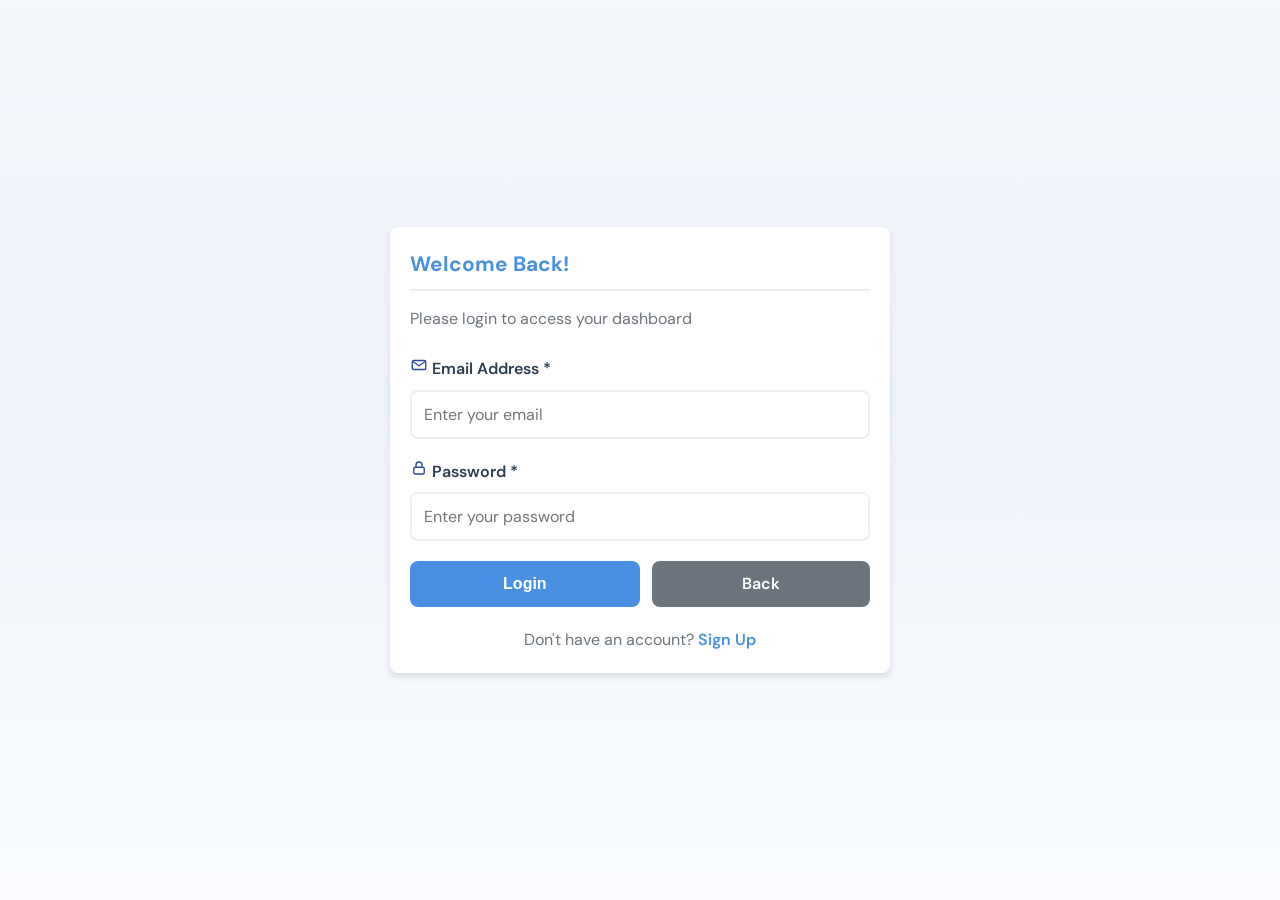
<file: pages/moderator.html>
<!DOCTYPE html>
<html lang="en">
<head>
    <meta charset="UTF-8">
    <meta name="viewport" content="width=device-width, initial-scale=1.0">
    <title>Moderator Dashboard - Citizen Politician System</title>
    <link rel="icon" type="image/png" href="../fa.png?v=2">
    <link rel="shortcut icon" type="image/png" href="../fa.png?v=2">
    <link rel="stylesheet" href="../css/style.css">
    <style>
        /* Moderator Dashboard Specific Styles */
        body {
            background: #f5f7fa;
            margin: 0;
            padding: 0;
            padding-bottom: 48px;
        }

        /* Navbar */
        .mod-navbar {
            background: linear-gradient(135deg, #ffffff 0%, #eee9ea 100%);
            box-shadow: 0 2px 10px rgba(0,0,0,0.1);
            padding: 0 30px;
            color: rgb(145, 139, 232);
            position: sticky;
            top: 0;
            z-index: 1000;
        }

        .mod-navbar-content {
            max-width: 1400px;
            margin: 0 auto;
            display: flex;
            justify-content: space-between;
            align-items: center;
            height: 70px;
        }

        .mod-navbar-left {
            display: flex;
            align-items: center;
            gap: 15px;
        }

        .mod-logo {
            font-size: 28px;
        }

        .mod-navbar h1 {
            font-size: 24px;
            font-weight: 600;
            margin: 0;
        }

        .logout-btn-custom {
            background-color: white;
            border: 3px solid black;
            color: black;
            padding: 10px 25px;
            border-radius: 6px;
            cursor: pointer;
            font-size: 15px;
            font-weight: 500;
            transition: all 0.3s;
        }

        .logout-btn-custom:hover {
            background-color: red;
            color: white;
            border-color: red;
            transform: translateY(-2px);
        }

        /* Dashboard Content */
        .dashboard-container {
            max-width: 1400px;
            margin: 0 auto;
            padding: 30px 20px;
        }

        .mod-layout {
            max-width: 1400px;
            margin: 0 auto;
            padding: 30px 20px;
            display: grid;
            grid-template-columns: 240px 1fr;
            gap: 24px;
        }

        .side-nav {
            background: #fff;
            border-radius: 12px;
            box-shadow: 0 2px 8px rgba(0,0,0,0.08);
            padding: 16px 0;
            position: sticky;
            top: 70px;
            height: calc(100vh - 70px - 48px);
            overflow-y: auto;
        }

        .side-nav h4 {
            margin: 0 20px 12px;
            font-size: 14px;
            letter-spacing: 0.5px;
            text-transform: uppercase;
            color: #7f8c8d;
        }

        .side-nav a {
            display: flex;
            align-items: center;
            gap: 10px;
            padding: 12px 20px;
            color: #2c3e50;
            text-decoration: none;
            font-weight: 500;
            border-left: 4px solid transparent;
            transition: all 0.2s;
        }

        .side-nav a:hover,
        .side-nav a:focus {
            background: #f8f9fa;
            border-left-color: #f5576c;
        }

        .side-nav a.active {
            background: #fff1f3;
            border-left-color: #f43f5e;
            color: #1f2937;
        }

        .mod-section {
            display: none;
        }

        .mod-section.active {
            display: block;
        }

        .mod-main {
            min-width: 0;
        }

        .dashboard-header {
            margin-bottom: 30px;
        }

        .dashboard-header h2 {
            font-size: 28px;
            color: #2c3e50;
            margin-bottom: 5px;
        }

        .dashboard-header p {
            color: #7f8c8d;
            font-size: 16px;
        }

        /* Cards */
        .dashboard-card {
            background: white;
            border-radius: 12px;
            box-shadow: 0 2px 8px rgba(0,0,0,0.08);
            padding: 25px;
            margin-bottom: 30px;
            transition: all 0.3s;
        }

        .dashboard-card:hover {
            box-shadow: 0 4px 16px rgba(0,0,0,0.12);
        }

        .card-header {
            display: flex;
            justify-content: space-between;
            align-items: center;
            margin-bottom: 20px;
            padding-bottom: 15px;
            border-bottom: 2px solid #f0f0f0;
        }

        .card-header h3 {
            font-size: 22px;
            color: #2c3e50;
            margin: 0;
            display: flex;
            align-items: center;
            gap: 10px;
        }

        .card-icon {
            font-size: 24px;
        }

        /* Stats Grid */
        .stats-grid {
            display: grid;
            grid-template-columns: repeat(auto-fit, minmax(150px, 1fr));
            gap: 12px;
        }

        .stat-item {
            background: linear-gradient(135deg, #f093fb 0%, #f5576c 100%);
            color: white;
            padding: 12px;
            border-radius: 10px;
            text-align: center;
            transition: all 0.3s;
        }

        .stat-item:hover {
            transform: translateY(-5px);
            box-shadow: 0 8px 16px rgba(245, 87, 108, 0.4);
        }

        .stat-item.total {
            background: linear-gradient(135deg, #667eea 0%, #764ba2 100%);
        }

        .stat-item.total:hover {
            box-shadow: 0 8px 16px rgba(102, 126, 234, 0.4);
        }

        .stat-item.open {
            background: linear-gradient(135deg, #4facfe 0%, #00f2fe 100%);
        }

        .stat-item.open:hover {
            box-shadow: 0 8px 16px rgba(79, 172, 254, 0.4);
        }

        .stat-item.progress {
            background: linear-gradient(135deg, #fa709a 0%, #fee140 100%);
        }

        .stat-item.progress:hover {
            box-shadow: 0 8px 16px rgba(250, 112, 154, 0.4);
        }

        .stat-item.resolved {
            background: linear-gradient(135deg, #43e97b 0%, #38f9d7 100%);
        }

        .stat-item.resolved:hover {
            box-shadow: 0 8px 16px rgba(67, 233, 123, 0.4);
        }

        .stat-number {
            font-size: 26px;
            font-weight: 700;
            margin-bottom: 3px;
        }

        .stat-label {
            font-size: 12px;
            opacity: 0.9;
            text-transform: uppercase;
            letter-spacing: 1px;
        }

        /* Tables */
        .table-container {
            overflow-x: auto;
        }

        table {
            width: 100%;
            border-collapse: collapse;
            margin-top: 10px;
        }

        thead {
            background: #f8f9fa;
        }

        th {
            padding: 14px 12px;
            text-align: left;
            font-weight: 600;
            color: #2c3e50;
            font-size: 14px;
            text-transform: uppercase;
            letter-spacing: 0.5px;
            border-bottom: 2px solid #e0e0e0;
        }

        td {
            padding: 14px 12px;
            border-bottom: 1px solid #f0f0f0;
            color: #555;
            font-size: 14px;
        }

        tbody tr {
            transition: all 0.2s;
        }

        tbody tr:hover {
            background: #f8f9fa;
        }

        /* Buttons */
        .btn {
            padding: 8px 16px;
            border: none;
            border-radius: 6px;
            cursor: pointer;
            font-size: 13px;
            font-weight: 500;
            transition: all 0.3s;
            margin-right: 5px;
        }

        .btn:hover {
            transform: translateY(-2px);
            box-shadow: 0 4px 8px rgba(0,0,0,0.15);
        }

        .btn-delete {
            background: #dc3545;
            color: white;
        }

        .btn-delete:hover {
            background: #c82333;
        }

        .btn-primary {
            background: #f5576c;
            color: white;
        }

        .btn-primary:hover {
            background: #e6394b;
        }

        /* Status Dropdown */
        .status-select {
            padding: 6px 10px;
            border: 1px solid #ddd;
            border-radius: 5px;
            font-size: 13px;
            margin-right: 5px;
            cursor: pointer;
            background: white;
        }

        .status-select:focus {
            outline: 2px solid #f5576c;
            border-color: #f5576c;
        }

        /* Status Badges */
        .status-badge {
            display: inline-block;
            padding: 5px 12px;
            border-radius: 20px;
            font-size: 12px;
            font-weight: 600;
            text-transform: uppercase;
        }

        .status-open {
            background: #d4edda;
            color: #155724;
        }

        .status-in_progress {
            background: #fff3cd;
            color: #856404;
        }

        .status-resolved {
            background: #d1ecf1;
            color: #0c5460;
        }

        /* Loading */
        .loading {
            text-align: center;
            padding: 40px;
            color: #999;
            font-size: 16px;
        }

        .spinner {
            border: 4px solid #f3f3f3;
            border-top: 4px solid #f5576c;
            border-radius: 50%;
            width: 40px;
            height: 40px;
            animation: spin 1s linear infinite;
            margin: 0 auto 15px;
        }

        @keyframes spin {
            0% { transform: rotate(0deg); }
            100% { transform: rotate(360deg); }
        }

        /* Footer */
        .dashboard-footer {
            text-align: center;
            padding: 14px 16px;
            background: white;
            color: #7f8c8d;
            margin-top: 40px;
            border-top: 1px solid #e0e0e0;
            position: fixed;
            left: 0;
            right: 0;
            bottom: 0;
            height: 48px;
            display: flex;
            align-items: center;
            justify-content: center;
            z-index: 900;
        }

        .dashboard-footer p {
            margin: 0;
            font-size: 12px;
        }

        /* Alert Messages */
        .alert-message {
            position: fixed;
            top: 90px;
            right: 20px;
            padding: 16px 24px;
            border-radius: 8px;
            box-shadow: 0 4px 12px rgba(0,0,0,0.15);
            z-index: 2000;
            display: none;
            font-weight: 500;
            max-width: 400px;
        }

        .alert-message.show {
            display: block;
            animation: slideIn 0.3s ease-out;
        }

        .alert-success {
            background: #d4edda;
            color: #155724;
            border-left: 4px solid #28a745;
        }

        .alert-error {
            background: #f8d7da;
            color: #721c24;
            border-left: 4px solid #dc3545;
        }

        @keyframes slideIn {
            from {
                transform: translateX(400px);
                opacity: 0;
            }
            to {
                transform: translateX(0);
                opacity: 1;
            }
        }

        .empty-state {
            text-align: center;
            padding: 40px;
            color: #999;
        }

        .empty-state-icon {
            font-size: 48px;
            margin-bottom: 15px;
        }

        /* Responsive */
        @media (max-width: 768px) {
            .mod-navbar-content {
                padding: 0 15px;
            }

            .mod-navbar h1 {
                font-size: 18px;
            }

            .dashboard-container {
                padding: 20px 15px;
            }

            .stats-grid {
                grid-template-columns: 1fr 1fr;
            }

            .table-container {
                font-size: 12px;
            }

            th, td {
                padding: 10px 8px;
            }

            .btn {
                padding: 6px 12px;
                font-size: 12px;
            }

            .mod-layout {
                grid-template-columns: 1fr;
            }

            .side-nav {
                position: static;
                height: auto;
            }
        }
    </style>
</head>
<body>

    <!-- Navbar -->
    <nav class="mod-navbar">
        <div class="mod-navbar-content">
            <div class="mod-navbar-left">
                <span class="mod-logo"></span>
                <h1>Moderator Dashboard</h1>
            </div>
            <button class="logout-btn-custom" onclick="logout()">Logout</button>
        </div>
    </nav>

    <!-- Alert Message -->
    <div id="alertMessage" class="alert-message"></div>

    <!-- Dashboard Content -->
    <div class="mod-layout">
        <aside class="side-nav">
            <h4>Moderator Menu</h4>
            <a href="#statistics" data-section="statistics">📊 Statistics</a>
            <a href="#issues-management" data-section="issues-management">📋 Issues Management</a>
        </aside>

        <main class="mod-main">

        <!-- Card 1: Statistics -->
        <div id="statistics" class="dashboard-card mod-section">
            <div class="card-header">
                <h3><span class="card-icon">📊</span> Statistics</h3>
            </div>
            <div id="statsContent" class="loading">
                <div class="spinner"></div>
                Loading statistics...
            </div>
        </div>

        <!-- Card 2: Issues Management -->
        <div id="issues-management" class="dashboard-card mod-section">
            <div class="card-header">
                <h3><span class="card-icon">📋</span> Issues Management</h3>
            </div>
            <div id="issuesContent" class="loading">
                <div class="spinner"></div>
                Loading issues...
            </div>
        </div>

        </main>
    </div>

    <!-- Footer -->
    <footer class="dashboard-footer">
        <p>Moderator Panel – Citizen Politician Interaction System</p>
    </footer>

    <!-- Scripts -->
    <script src="../js/config.js"></script>
    <script src="../js/auth.js"></script>
    <script>
        // ========================================
        // Global variables and initialization
        // ========================================
        let allIssues = [];

        console.log('%c=== MODERATOR DASHBOARD INITIALIZED ===', 'color: #f5576c; font-weight: bold; font-size: 14px;');
        console.log('BASE_URL:', BASE_URL);

        /**
         * Display alert message to user
         */
        function showAlertMessage(message, type) {
            try {
                const alertDiv = document.getElementById('alertMessage');
                if (alertDiv) {
                    alertDiv.textContent = message;
                    alertDiv.className = `alert-message alert-${type}`;
                    alertDiv.offsetWidth; // Force reflow
                    alertDiv.classList.add('show');
                    
                    setTimeout(() => {
                        alertDiv.classList.remove('show');
                    }, 4000);
                }
                console.log(`[${type.toUpperCase()}] ${message}`);
            } catch (e) {
                console.error('Alert error:', e);
                alert(message);
            }
        }

        /**
         * Safely get element
         */
        function getElement(id) {
            const el = document.getElementById(id);
            if (!el) console.warn(`Element not found: ${id}`);
            return el;
        }


        /**
         * Load moderator statistics from API
         */
        async function loadModeratorStats() {
            console.log('%c[LOAD STATS] Starting...', 'color: blue; font-weight: bold;');
            
            const statsContainer = getElement('statsContent');
            const issuesContainer = getElement('issuesContent');

            if (!statsContainer || !issuesContainer) {
                console.error('CRITICAL: DOM containers not found!');
                return;
            }

            try {
                console.log('Fetching API data from:', BASE_URL);
                
                // Fetch issues
                const issuesResp = await fetch(`${BASE_URL}/api/moderator/issues`);

                console.log('Issues API Status:', issuesResp.status);

                if (!issuesResp.ok) {
                    throw new Error('Failed to fetch issues');
                }

                const issues = await issuesResp.json();
                allIssues = Array.isArray(issues) ? issues : [];

                console.log('Issues loaded:', allIssues.length, allIssues);

                // Calculate stats
                const totalIssues = allIssues.length;
                const openIssues = allIssues.filter(i => i.status && i.status.toUpperCase() === 'OPEN').length;
                const progressIssues = allIssues.filter(i => i.status && i.status.toUpperCase() === 'IN_PROGRESS').length;
                const resolvedIssues = allIssues.filter(i => i.status && i.status.toUpperCase() === 'RESOLVED').length;

                console.log(`Stats: Total=${totalIssues}, Open=${openIssues}, Progress=${progressIssues}, Resolved=${resolvedIssues}`);

                // Render stats
                statsContainer.classList.remove('loading');
                statsContainer.innerHTML = `
                    <div class="stats-grid">
                        <div class="stat-item total">
                            <div class="stat-number">${totalIssues}</div>
                            <div class="stat-label">Total Issues</div>
                        </div>
                        <div class="stat-item open">
                            <div class="stat-number">${openIssues}</div>
                            <div class="stat-label">Open Issues</div>
                        </div>
                        <div class="stat-item progress">
                            <div class="stat-number">${progressIssues}</div>
                            <div class="stat-label">In Progress</div>
                        </div>
                        <div class="stat-item resolved">
                            <div class="stat-number">${resolvedIssues}</div>
                            <div class="stat-label">Resolved Issues</div>
                        </div>
                    </div>
                `;

                // Render table
                renderIssuesTable();

            } catch (error) {
                console.error('%cAPI ERROR:', 'color: red; font-weight: bold;', error);
                statsContainer.classList.remove('loading');
                statsContainer.innerHTML = `
                    <div class="empty-state">
                        <div class="empty-state-icon">⚠️</div>
                        <p><strong>API Error:</strong> ${error.message}</p>
                        <p style="font-size: 12px; margin-top: 10px;">
                            Check: (1) Backend running? (2) BASE_URL correct? (3) CORS enabled?
                        </p>
                    </div>
                `;
                showAlertMessage(`API Error: ${error.message}`, 'error');
            }
        }

        /**
         * Render issues table
         */
        function renderIssuesTable() {
            console.log(`%c[RENDER ISSUES] Count: ${allIssues.length}`, 'color: purple;');
            
            const container = getElement('issuesContent');
            if (!container) return;
            
            container.classList.remove('loading');

            if (!allIssues || allIssues.length === 0) {
                container.innerHTML = `<div class="empty-state"><div class="empty-state-icon">📋</div><p>No issues found</p></div>`;
                return;
            }

            try {
                let tableRows = allIssues.map((issue, index) => {
                    const id = issue.id || 'N/A';
                    const status = issue.status || 'UNKNOWN';
                    return `
                        <tr>
                            <td>${index + 1}</td>
                            <td>${issue.title || issue.description || 'N/A'}</td>
                            <td>${issue.category || 'N/A'}</td>
                            <td>${issue.votes || 0}</td>
                            <td><span class="status-badge status-${status.toLowerCase()}">${status}</span></td>
                            <td>
                                <select class="status-select" id="status-${id}">
                                    <option value="">Change Status</option>
                                    <option value="OPEN">Open</option>
                                    <option value="IN_PROGRESS">In Progress</option>
                                    <option value="RESOLVED">Resolved</option>
                                </select>
                                <button class="btn btn-primary" onclick="updateIssueStatus(${id})">Update</button>
                                <button class="btn btn-delete" onclick="deleteIssue(${id})">Delete</button>
                            </td>
                        </tr>
                    `;
                }).join('');

                container.innerHTML = `
                    <div class="table-container">
                        <table>
                            <thead>
                                <tr>
                                    <th>ID</th>
                                    <th>Title</th>
                                    <th>Category</th>
                                    <th>Votes</th>
                                    <th>Status</th>
                                    <th>Actions</th>
                                </tr>
                            </thead>
                            <tbody>
                                ${tableRows}
                            </tbody>
                        </table>
                    </div>
                `;
                console.log(`✓ Issues table rendered (${allIssues.length} rows)`);
            } catch (e) {
                console.error('Render issues error:', e);
                container.innerHTML = `<div class="empty-state"><p>Error rendering issues: ${e.message}</p></div>`;
            }
        }

        /**
         * Update issue status
         */
        async function updateIssueStatus(issueId) {
            console.log(`[DEBUG] updateIssueStatus called with ID: ${issueId}`);
            
            const selectEl = document.getElementById(`status-${issueId}`);
            if (!selectEl) {
                showAlertMessage('⚠️ Status selector not found', 'error');
                return;
            }

            const newStatus = selectEl.value;
            if (!newStatus) {
                showAlertMessage('⚠️ Please select a status', 'error');
                return;
            }

            if (!confirm(`Change issue status to ${newStatus}?`)) {
                selectEl.value = '';
                return;
            }

            try {
                const url = `${BASE_URL}/api/moderator/issues/${issueId}/status`;
                console.log(`[DEBUG] Fetching: ${url}`);
                
                const res = await fetch(url, {
                    method: 'PUT',
                    headers: { 'Content-Type': 'application/json' },
                    body: JSON.stringify({ status: newStatus })
                });

                console.log(`[DEBUG] Status update response: ${res.status}`);
                
                const responseText = await res.text();
                console.log(`[DEBUG] Response body: ${responseText}`);

                if (res.ok) {
                    showAlertMessage('✅ Issue status updated successfully', 'success');
                    selectEl.value = '';
                    loadModeratorStats();
                } else {
                    throw new Error(`HTTP ${res.status}: ${responseText}`);
                }
            } catch (e) {
                console.error('[ERROR] updateIssueStatus failed:', e);
                showAlertMessage(`❌ Failed to update status: ${e.message}`, 'error');
                selectEl.value = '';
            }
        }

        /**
         * Delete issue
         */
        async function deleteIssue(issueId) {
            console.log(`[DEBUG] deleteIssue called with ID: ${issueId}`);
            
            if (!confirm('Are you sure you want to delete this issue?')) {
                console.log('[DEBUG] User cancelled delete');
                return;
            }

            try {
                const url = `${BASE_URL}/api/moderator/issues/${issueId}`;
                console.log(`[DEBUG] Fetching: ${url}`);
                
                const res = await fetch(url, { method: 'DELETE' });
                console.log(`[DEBUG] Delete response status: ${res.status}`);
                
                const responseText = await res.text();
                console.log(`[DEBUG] Delete response: ${responseText}`);

                if (res.ok) {
                    showAlertMessage('✅ Issue deleted successfully', 'success');
                    loadModeratorStats();
                } else {
                    throw new Error(`HTTP ${res.status}: ${responseText}`);
                }
            } catch (e) {
                console.error('[ERROR] deleteIssue failed:', e);
                showAlertMessage(`❌ Failed to delete issue: ${e.message}`, 'error');
            }
        }

        /**
         * Initialize on page load
         */
        window.addEventListener('DOMContentLoaded', function() {
            console.log('%c=== PAGE FULLY LOADED ===', 'color: green; font-weight: bold;');
            console.log('Checking role access...');

            const sideLinks = document.querySelectorAll('.side-nav a[data-section]');
            const sections = document.querySelectorAll('.mod-section');

            function showSection(sectionId) {
                sections.forEach(section => {
                    section.classList.toggle('active', section.id === sectionId);
                });
                sideLinks.forEach(link => {
                    link.classList.toggle('active', link.dataset.section === sectionId);
                });
            }

            sideLinks.forEach(link => {
                link.addEventListener('click', event => {
                    event.preventDefault();
                    showSection(link.dataset.section);
                });
            });
            
            const accessGranted = checkSession('MODERATOR');
            console.log('Access granted:', accessGranted);
            
            if (accessGranted) {
                console.log('Loading moderator dashboard...');
                loadModeratorStats();
            }
        }, false);

        // Fallback load if document already loaded
        if (document.readyState === 'loading') {
            console.log('Document still loading...');
        } else {
            console.log('Document already loaded, triggering load...');
            setTimeout(() => {
                if (checkSession('MODERATOR')) {
                    loadModeratorStats();
                }
            }, 100);
        }
    </script>

</body>
</html>
<!-- new update in moderator-->
</file>
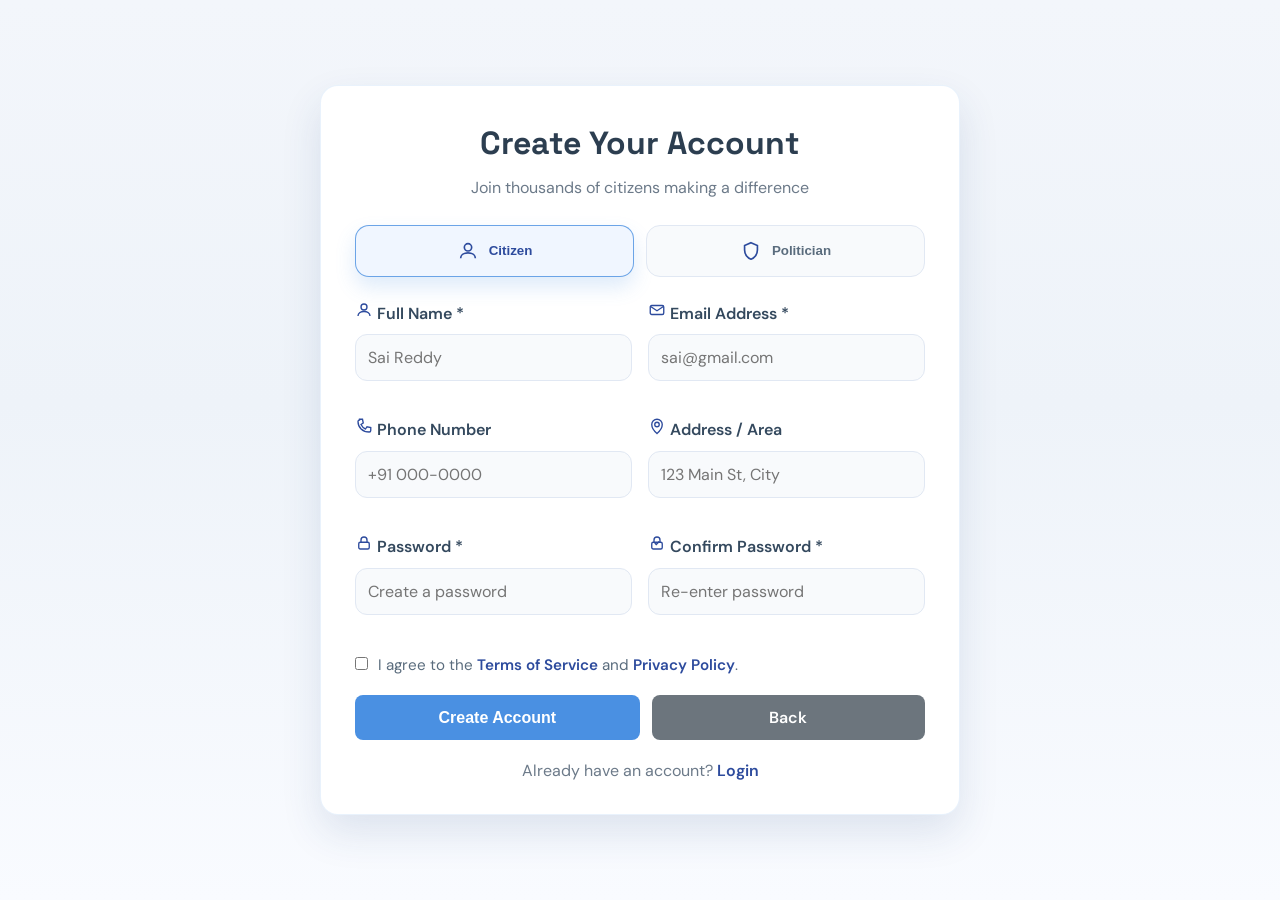
<file: pages/signup.html>
<!DOCTYPE html>
<html lang="en">
<head>
    <meta charset="UTF-8">
    <meta name="viewport" content="width=device-width, initial-scale=1.0">
    <title>Sign Up</title>
    <link rel="icon" type="image/png" href="../sign.png?v=1">
    <link rel="shortcut icon" type="image/png" href="../sign.png?v=1">
    <link rel="stylesheet" href="../css/style.css">
    <style>
        .politician-only {
            display: none;
        }

        .politician-only.is-active {
            display: block;
        }
    </style>
</head>
<body class="signup-page">
    <div class="container auth-container">
        <!-- Alert Messages -->
        <div id="alertMessage" class="alert"></div>

        <!-- Signup Form -->
        <div class="card auth-card">
            <div class="auth-header">
                <h2>Create Your Account</h2>
                <p>Join thousands of citizens making a difference</p>
            </div>

            <div class="role-toggle" role="group" aria-label="Select role">
                <button type="button" class="role-option is-active" data-role="CITIZEN" aria-pressed="true">
                    <span class="role-icon" aria-hidden="true">
                        <svg viewBox="0 0 24 24" aria-hidden="true" focusable="false">
                            <circle cx="12" cy="8" r="4"></circle>
                            <path d="M4 20c0-4 4-6 8-6s8 2 8 6"></path>
                        </svg>
                    </span>
                    Citizen
                </button>
                <button type="button" class="role-option" data-role="POLITICIAN" aria-pressed="false">
                    <span class="role-icon" aria-hidden="true">
                        <svg viewBox="0 0 24 24" aria-hidden="true" focusable="false">
                            <path d="M12 3l7 3v5c0 5-3.5 9-7 10-3.5-1-7-5-7-10V6l7-3z"></path>
                        </svg>
                    </span>
                    Politician
                </button>
            </div>
            
            <form id="signupForm">
                <input type="hidden" id="role" name="role" value="CITIZEN">

                <div class="form-grid">
                    <div class="form-group">
                        <label for="name" class="label-with-icon">
                            <span class="label-icon" aria-hidden="true">
                                <svg viewBox="0 0 24 24" aria-hidden="true" focusable="false">
                                    <circle cx="12" cy="8" r="4"></circle>
                                    <path d="M4 20c0-4 4-6 8-6s8 2 8 6"></path>
                                </svg>
                            </span>
                            Full Name *
                        </label>
                        <input type="text" id="name" name="name" placeholder="Sai Reddy" required>
                    </div>

                    <div class="form-group">
                        <label for="email" class="label-with-icon">
                            <span class="label-icon" aria-hidden="true">
                                <svg viewBox="0 0 24 24" aria-hidden="true" focusable="false">
                                    <rect x="3" y="6" width="18" height="12" rx="2"></rect>
                                    <path d="M3 7l9 6 9-6"></path>
                                </svg>
                            </span>
                            Email Address *
                        </label>
                        <input type="email" id="email" name="email" placeholder="sai@gmail.com" required>
                    </div>

                    <div class="form-group">
                        <label for="phone" class="label-with-icon">
                            <span class="label-icon" aria-hidden="true">
                                <svg viewBox="0 0 24 24" aria-hidden="true" focusable="false">
                                    <path d="M6 3h4l1 5-3 2c1.5 3 3.5 5 6 6l2-3 5 1v4c0 1-1 2-2 2C10 20 4 14 4 6c0-1 1-2 2-2z"></path>
                                </svg>
                            </span>
                            Phone Number
                        </label>
                        <input type="tel" id="phone" name="phone" placeholder="+91 000-0000">
                    </div>

                    <div class="form-group">
                        <label for="address" class="label-with-icon">
                            <span class="label-icon" aria-hidden="true">
                                <svg viewBox="0 0 24 24" aria-hidden="true" focusable="false">
                                    <path d="M12 22s7-6 7-12a7 7 0 1 0-14 0c0 6 7 12 7 12z"></path>
                                    <circle cx="12" cy="10" r="3"></circle>
                                </svg>
                            </span>
                            Address / Area
                        </label>
                        <input type="text" id="address" name="address" placeholder="123 Main St, City">
                    </div>

                    <div class="form-group politician-only" data-role="POLITICIAN">
                        <label for="govId" class="label-with-icon">
                            <span class="label-icon" aria-hidden="true">
                                <svg viewBox="0 0 24 24" aria-hidden="true" focusable="false">
                                    <rect x="3" y="5" width="18" height="14" rx="2"></rect>
                                    <path d="M7 9h6M7 13h10"></path>
                                </svg>
                            </span>
                            Government ID Proof
                        </label>
                        <input type="file" id="govId" name="govId" data-required="true" accept="image/*,application/pdf">
                    </div>

                    <div class="form-group politician-only" data-role="POLITICIAN">
                        <label for="constitution" class="label-with-icon">
                            <span class="label-icon" aria-hidden="true">
                                <svg viewBox="0 0 24 24" aria-hidden="true" focusable="false">
                                    <path d="M6 4h9l3 3v13H6z"></path>
                                    <path d="M9 9h6M9 13h6M9 17h4"></path>
                                </svg>
                            </span>
                            Constitution
                        </label>
                        <input type="text" id="constitution" name="constitution" placeholder="Enter your constitution" data-required="true">
                    </div>

                    <div class="form-group">
                        <label for="password" class="label-with-icon">
                            <span class="label-icon" aria-hidden="true">
                                <svg viewBox="0 0 24 24" aria-hidden="true" focusable="false">
                                    <rect x="5" y="11" width="14" height="9" rx="2"></rect>
                                    <path d="M8 11V8a4 4 0 0 1 8 0v3"></path>
                                </svg>
                            </span>
                            Password *
                        </label>
                        <input type="password" id="password" name="password" placeholder="Create a password" minlength="6" required>
                    </div>

                    <div class="form-group">
                        <label for="confirmPassword" class="label-with-icon">
                            <span class="label-icon" aria-hidden="true">
                                <svg viewBox="0 0 24 24" aria-hidden="true" focusable="false">
                                    <path d="M9 12l2 2 4-4"></path>
                                    <rect x="5" y="11" width="14" height="9" rx="2"></rect>
                                    <path d="M8 11V8a4 4 0 0 1 8 0v3"></path>
                                </svg>
                            </span>
                            Confirm Password *
                        </label>
                        <input type="password" id="confirmPassword" name="confirmPassword" placeholder="Re-enter password" minlength="6" required>
                    </div>
                </div>

                <label class="terms-row">
                    <input type="checkbox" id="terms" required>
                    <span>I agree to the <a href="#" class="inline-link">Terms of Service</a> and <a href="#" class="inline-link">Privacy Policy</a>.</span>
                </label>

                <div class="auth-actions">
                    <button type="submit" class="btn btn-primary">
                        Create Account
                    </button>
                    <a href="../index.html" class="btn btn-back">
                        Back
                    </a>
                </div>
            </form>

            <p class="auth-footer">
                Already have an account? 
                <a href="login.html" class="inline-link">Login</a>
            </p>
        </div>
    </div>

    <!-- JavaScript Files -->
    <script src="../js/config.js"></script>
    <script src="../js/auth.js"></script>
    <script>
        const roleButtons = document.querySelectorAll('.role-option');
        const roleInput = document.getElementById('role');
        const signupForm = document.getElementById('signupForm');
        const politicianFields = document.querySelectorAll('.politician-only');

        function updateRoleFields() {
            const isPolitician = roleInput.value === 'POLITICIAN';

            politicianFields.forEach((field) => {
                field.classList.toggle('is-active', isPolitician);
                const inputs = field.querySelectorAll('input, select, textarea');

                inputs.forEach((input) => {
                    const shouldRequire = input.dataset.required === 'true';
                    input.required = isPolitician && shouldRequire;
                    input.disabled = !isPolitician;
                });
            });
        }

        roleButtons.forEach((button) => {
            button.addEventListener('click', () => {
                roleButtons.forEach((btn) => {
                    btn.classList.remove('is-active');
                    btn.setAttribute('aria-pressed', 'false');
                });

                button.classList.add('is-active');
                button.setAttribute('aria-pressed', 'true');
                roleInput.value = button.dataset.role;
                updateRoleFields();
            });
        });

        updateRoleFields();

        signupForm.addEventListener('submit', (event) => {
    event.preventDefault();

    const password = document.getElementById('password').value;
    const confirmPassword = document.getElementById('confirmPassword').value;
    const termsAccepted = document.getElementById('terms').checked;

    if (!termsAccepted) {
        showAlert('Please accept the terms and privacy policy', 'error');
        return;
    }

    if (password !== confirmPassword) {
        showAlert('Passwords do not match', 'error');
        return;
    }

    handleSignup(); // ✅ REMOVE event
});
    </script>
</body>
</html>
<!-- signup test -->
</file>
<file: css/style.css>
/* ========================================
   Global Styles & Reset
   ======================================== */
@import url('https://fonts.googleapis.com/css2?family=DM+Sans:wght@300;400;500;600;700&family=Space+Grotesk:wght@500;600;700&display=swap');

* {
    margin: 0;
    padding: 0;
    box-sizing: border-box;
}

:root {
    --primary-color: #4A90E2;
    --secondary-color: #7B68EE;
    --success-color: #28a745;
    --danger-color: #dc3545;
    --warning-color: #ffc107;
    --dark-color: #2c3e50;
    --light-color: #ecf0f1;
    --white: #ffffff;
    --shadow: 0 4px 6px rgba(0, 0, 0, 0.1);
    --shadow-hover: 0 8px 12px rgba(0, 0, 0, 0.15);
    --border-radius: 8px;
    --transition: all 0.3s ease;
    --font-sans: 'DM Sans', 'Trebuchet MS', sans-serif;
    --font-display: 'Space Grotesk', 'Segoe UI', sans-serif;
    --hero-blue: #2d4ea2;
}

html {
    scroll-behavior: smooth;
}

body {
    font-family: var(--font-sans);
    background: linear-gradient(180deg, #f3f6fb 0%, #eef3f9 45%, #f9fbff 100%);
    min-height: 100vh;
    color: var(--dark-color);
    line-height: 1.6;
}

/* ========================================
   Container & Layout
   ======================================== */
.container {
    max-width: 1300px;
    margin: 0 auto;
    padding: 8px;
}

.landing-page {
    display: flex;
    flex-direction: column;
    min-height: 100vh;
}

.landing-page .section {
    padding: 64px 24px;
    display: flex;
    flex-direction: column;
    gap: 32px;
    scroll-margin-top: 110px;
}

.section-header {
    text-align: center;
    display: flex;
    flex-direction: column;
    gap: 10px;
    max-width: 720px;
    margin: 0 auto;
}

.section-eyebrow {
    text-transform: uppercase;
    letter-spacing: 2px;
    font-size: 0.8rem;
    font-weight: 700;
    color: #5a6c7d;
}

.section-header h2 {
    font-size: 2.4rem;
    color: var(--dark-color);
    font-family: var(--font-display);
}

.section-header p {
    color: #5a6c7d;
    font-size: 1.05rem;
}

/* ========================================
   Navigation Bar Styles
   ======================================== */
.navbar {
    background: linear-gradient(135deg, #798bcd 0%, #6da9cf 100%);
    box-shadow: 0 4px 15px rgba(0, 0, 0, 0.2);
    position: sticky;
    top: 0;
    z-index: 1000;
}

.navbar-container {
    max-width: 100%;
    margin: 0;
    padding: 0 40px 0 0;
    display: flex;
    justify-content: space-between;
    align-items: center;
    height: 85px;
}

.navbar-brand {
    display: flex;
    align-items: center;
    gap: 15px;
    margin-left: 0;
}

.navbar-logo {
    height: 115px;
    width: auto;
    object-fit: contain;
}

.navbar-brand h1 {
    color: var(--white);
    font-size: 1.8rem;
    font-weight: 700;
    margin: 0;
    text-shadow: 2px 2px 4px rgba(0, 0, 0, 0.2);
    font-family: var(--font-display);
}

.navbar-menu {
    display: flex;
    list-style: none;
    gap: 20px;
    align-items: center;
}

.navbar-menu li {
    position: relative;
}

.navbar-menu a {
    color: #000000;
    text-decoration: none;
    font-weight: 500;
    font-size: 1rem;
    padding: 10px 20px;
    border-radius: var(--border-radius);
    transition: var(--transition);
    display: inline-block;
}

/* Button Styles for Navigation */
.nav-btn {
    border: 2px solid transparent;
    font-weight: 600;
    text-transform: uppercase;
    letter-spacing: 0.5px;
    font-size: 0.9rem;
}

.nav-btn-outline {
    background-color: #ffffff;
    color: #000000;
    border: 2px solid #000000;
}

.nav-btn-outline:hover {
    background-color: #f0f0f0;
    border-color: #000000;
    color: #000000;
    transform: translateY(-2px);
    box-shadow: 0 4px 8px rgba(0, 0, 0, 0.2);
}

.nav-btn-solid {
    background-color: var(--white);
    color: #b1d4d4;
    border: 2px solid var(--white);
}

.nav-btn-solid:hover {
    background-color: transparent;
    color: var(--white);
    transform: translateY(-2px);
    box-shadow: 0 4px 8px rgba(0, 0, 0, 0.2);
}

.nav-btn-category {
    background-color: #ffffff;
    color: #000000;
    border: 2px solid #333232;
}

.nav-btn-category:hover {
    background-color: #f0f0f0;
    border-color: #000000;
    color: #000000;
    transform: translateY(-2px);
    box-shadow: 0 4px 8px rgba(215, 166, 166, 0.2);
}

/* Dropdown Styles */
.dropdown {
    position: relative;
}

.dropdown-toggle {
    cursor: pointer;
}

/* Invisible bridge to prevent dropdown from closing */
.dropdown::before {
    content: '';
    position: absolute;
    top: 100%;
    left: 0;
    right: 0;
    height: 10px;
    background: transparent;
    z-index: 1000;
}

.dropdown-menu {
    display: none;
    position: absolute;
    top: 100%;
    left: 50%;
    transform: translateX(-50%);
    background: linear-gradient(135deg, #ffffff 0%, #eceaea 100%);
    min-width: 140px;
    box-shadow: 0 8px 20px rgba(0, 0, 0, 0.3);
    border-radius: var(--border-radius);
    list-style: none;
    padding: 10px 0;
    margin-top: 0;
    z-index: 1001;
    border: 2px solid rgba(23, 22, 22, 0.2);
    text-align: center;
    
}
.dropdown.active .dropdown-menu {
    display: block;
    animation: fadeInDown 0.3s ease;
}

.dropdown-menu li {
    padding: 0;
}

.dropdown-menu a {
    display: block;
    padding: 12px 20px;
    color: #000000;
    border-radius: 0;
    border: none !important;
    text-transform: none;
    letter-spacing: normal;
    font-size: 1rem;
    font-weight: 500;
    background: transparent;
    text-align: center;
}

.dropdown-menu a:hover {
    background-color: rgba(147, 150, 153, 0.3);
    color: #000000;
    box-shadow: none;
}

/* Responsive Navbar */
@media (max-width: 768px) {
    .navbar-container {
        flex-direction: column;
        height: auto;
        padding: 15px 20px;
    }

    .navbar-brand {
        flex-direction: row;
        justify-content: center;
        width: 100%;
    }

    .navbar-brand h1 {
        font-size: 1.3rem;
    }

    .navbar-logo {
        height: 55px;
    }

    .navbar-menu {
        flex-direction: column;
        gap: 12px;
        margin-top: 15px;
        width: 100%;
    }

    .navbar-menu li {
        width: 100%;
    }

    .navbar-menu a {
        width: 100%;
        text-align: center;
        display: block;
    }

    .dropdown-menu {
        position: static;
        box-shadow: none;
        margin-top: 10px;
        background: rgba(255, 255, 255, 0.15);
        border: none;
    }
}

/* ========================================
   Hero Section
   ======================================== */
.hero-section {
    display: flex;
    align-items: center;
    justify-content: space-between;
    gap: 56px;
    padding: 70px 0 40px;
    margin-left: -8px;
}

.hero-content {
    flex: 1;
    display: flex;
    flex-direction: column;
    gap: 18px;
    max-width: 540px;
}

.hero-tag {
    display: inline-flex;
    align-items: center;
    padding: 6px 14px;
    border-radius: 999px;
    background: rgba(45, 78, 162, 0.12);
    color: var(--hero-blue);
    font-weight: 600;
    font-size: 0.85rem;
    letter-spacing: 0.6px;
    text-transform: uppercase;
    width: fit-content;
}

.hero-content h1 {
    font-size: 3.4rem;
    line-height: 1.1;
    color: var(--hero-blue);
    font-family: var(--font-display);
}

.hero-content p {
    color: #5a6c7d;
    font-size: 1.2rem;
}

.hero-actions {
    display: flex;
    gap: 16px;
    flex-wrap: wrap;
}

.hero-image {
    flex: 1;
    display: flex;
    justify-content: center;
}

.hero-image img {
    width: 100%;
    max-width: 540px;
    border-radius: 24px;
    box-shadow: 0 18px 40px rgba(45, 78, 162, 0.2);
    object-fit: cover;
}

/* ========================================
   Categories Section
   ======================================== */
.categories-section {
    background: linear-gradient(135deg, rgba(74, 144, 226, 0.08), rgba(123, 104, 238, 0.08));
    border-radius: calc(var(--border-radius) + 10px);
    margin: 24px 8px 0;
}

.categories-grid {
    display: grid;
    grid-template-columns: repeat(2, minmax(0, 1fr));
    gap: 24px;
}

.category-card {
    background: var(--white);
    border-radius: calc(var(--border-radius) + 6px);
    padding: 28px;
    box-shadow: var(--shadow);
    border: 1px solid rgba(74, 144, 226, 0.12);
    display: flex;
    flex-direction: column;
    gap: 16px;
    text-align: left;
}

.category-icon {
    width: 52px;
    height: 52px;
    border-radius: 14px;
    display: flex;
    align-items: center;
    justify-content: center;
    background: rgba(74, 144, 226, 0.12);
    color: var(--primary-color);
    font-weight: 700;
    letter-spacing: 0.5px;
}

.category-card h3 {
    font-size: 1.4rem;
    color: var(--dark-color);
    font-family: var(--font-display);
}

.category-card p {
    color: #5a6c7d;
}

.category-actions {
    display: flex;
    gap: 12px;
    flex-wrap: wrap;
}

/* ========================================
   How It Works Section
   ======================================== */
.how-section {
    padding: 64px 24px 20px;
    text-align: center;
}

.how-steps {
    display: flex;
    align-items: center;
    justify-content: center;
    gap: 24px;
    margin-top: 24px;
    flex-wrap: wrap;
}

.how-card {
    background: var(--white);
    border-radius: calc(var(--border-radius) + 8px);
    box-shadow: var(--shadow);
    padding: 26px 22px;
    max-width: 260px;
    text-align: center;
    display: flex;
    flex-direction: column;
    gap: 12px;
    border: 1px solid rgba(74, 144, 226, 0.1);
}

.how-card h3 {
    font-size: 1.2rem;
    color: var(--dark-color);
    font-family: var(--font-display);
}

.how-card p {
    color: #5a6c7d;
    font-size: 0.98rem;
}

.how-icon {
    width: 56px;
    height: 56px;
    border-radius: 16px;
    display: inline-flex;
    align-items: center;
    justify-content: center;
    margin: 0 auto;
}

.how-icon svg {
    width: 28px;
    height: 28px;
    stroke: currentColor;
    fill: none;
    stroke-width: 1.8;
}

.how-icon-blue {
    background: rgba(45, 78, 162, 0.12);
    color: #2d4ea2;
}

.how-icon-green {
    background: rgba(40, 167, 69, 0.12);
    color: #28a745;
}

.how-icon-purple {
    background: rgba(123, 104, 238, 0.12);
    color: #7b68ee;
}

.how-arrow {
    font-size: 1.6rem;
    color: #2d4ea2;
    font-weight: 700;
    opacity: 0.7;
}

/* ========================================
   Home About Section
   ======================================== */
/* ========================================
   Footer
   ======================================== */
.site-footer {
    background: #0b1a3a;
    color: #d5dbea;
    margin-top: 40px;
    width: 100%;
}

.footer-main {
    display: flex;
    justify-content: space-between;
    gap: 32px;
    padding: 48px 24px 32px;
    flex-wrap: wrap;
    max-width: 1300px;
    margin: 0 auto;
}

.footer-brand {
    flex: 1.2;
    min-width: 240px;
    display: flex;
    flex-direction: column;
    gap: 16px;
}

.footer-logo {
    display: flex;
    align-items: center;
    gap: 12px;
    color: #ffffff;
    font-weight: 700;
    font-family: var(--font-display);
}

.footer-logo img {
    width: 48px;
    height: 48px;
    object-fit: contain;
}

.footer-brand p {
    color: #c6cede;
    max-width: 320px;
}

.footer-social {
    display: flex;
    gap: 12px;
}

.footer-social a {
    width: 36px;
    height: 36px;
    border-radius: 10px;
    display: inline-flex;
    align-items: center;
    justify-content: center;
    background: rgba(255, 255, 255, 0.1);
    color: #ffffff;
    text-decoration: none;
    font-weight: 600;
}

.footer-social a svg {
    width: 18px;
    height: 18px;
    fill: currentColor;
}

.footer-links {
    flex: 0.8;
    min-width: 180px;
    display: flex;
    flex-direction: column;
    gap: 12px;
}

.footer-links h3 {
    color: #ffffff;
    font-size: 1.1rem;
}

.footer-links ul {
    list-style: none;
    padding: 0;
    margin: 0;
    display: flex;
    flex-direction: column;
    gap: 10px;
}

.footer-links a {
    color: #c6cede;
    text-decoration: none;
    font-size: 0.95rem;
}

.footer-links a:hover {
    color: #ffffff;
}

.footer-bottom {
    border-top: 1px solid rgba(255, 255, 255, 0.1);
    padding: 16px 24px 24px;
    text-align: center;
    color: #b7c0d4;
    font-size: 0.9rem;
    max-width: 1300px;
    margin: 0 auto;
}

.page-header {
    background: var(--white);
    padding: 15px 20px;
    border-radius: var(--border-radius);
    box-shadow: var(--shadow);
    margin-bottom: 20px;
    display: flex;
    justify-content: space-between;
    align-items: center;
}

.page-header h1 {
    color: var(--primary-color);
    font-size: 1.6rem;
}

/* ========================================
   Card Styles
   ======================================== */
.main-content {
    flex: 1;
    display: flex;
    align-items: center;
    justify-content: center;
}

.card-container {
    display: grid;
    grid-template-columns: repeat(auto-fit, minmax(300px, 1fr));
    gap: 30px;
    width: 100%;
    max-width: 800px;
}

.dashboard-card {
    background: var(--white);
    padding: 40px;
    border-radius: var(--border-radius);
    box-shadow: var(--shadow);
    text-align: center;
    transition: var(--transition);
    animation: fadeInUp 0.8s ease;
}

.dashboard-card:hover {
    transform: translateY(-10px);
    box-shadow: var(--shadow-hover);
}

.card-icon {
    font-size: 4rem;
    margin-bottom: 20px;
}

.dashboard-card h2 {
    color: var(--dark-color);
    margin-bottom: 15px;
    font-size: 1.5rem;
}

.dashboard-card p {
    color: #666;
    margin-bottom: 25px;
    font-size: 1rem;
}

.card {
    background: var(--white);
    padding: 20px;
    border-radius: var(--border-radius);
    box-shadow: var(--shadow);
    margin-bottom: 20px;
}

.card h2 {
    color: var(--primary-color);
    margin-bottom: 15px;
    font-size: 1.3rem;
    border-bottom: 2px solid var(--light-color);
    padding-bottom: 8px;
}

/* ========================================
   Auth Pages (Login / Signup)
   ======================================== */
.auth-container {
    width: 100%;
    max-width: 720px;
    padding: 0 16px;
}

body.signup-page,
body.login-page {
    min-height: 100vh;
    display: flex;
    align-items: center;
    justify-content: center;
    padding: 24px 16px;
}

.auth-card {
    max-width: 640px;
    margin: 0 auto;
    padding: 32px 34px 30px;
    border-radius: calc(var(--border-radius) + 10px);
    box-shadow: 0 18px 40px rgba(35, 67, 120, 0.12);
    border: 1px solid rgba(74, 144, 226, 0.12);
    background: var(--white);
}

.auth-header {
    text-align: center;
    margin-bottom: 24px;
}

.auth-header h2 {
    color: var(--dark-color);
    font-size: 2rem;
    font-family: var(--font-display);
    margin-bottom: 6px;
    border: none;
    padding-bottom: 0;
}

.auth-header p {
    color: #6c7a89;
}

.role-toggle {
    display: grid;
    grid-template-columns: repeat(2, minmax(0, 1fr));
    gap: 12px;
    margin-bottom: 24px;
}

.role-option {
    border: 1.5px solid #e1e8f3;
    background: #f8fafc;
    color: #5a6c7d;
    padding: 14px 16px;
    border-radius: 14px;
    font-weight: 600;
    cursor: pointer;
    transition: var(--transition);
    display: inline-flex;
    align-items: center;
    justify-content: center;
    gap: 10px;
}

.role-option.is-active {
    background: #f0f6ff;
    color: #2d4b9d;
    border-color: rgba(74, 144, 226, 0.8);
    box-shadow: 0 10px 20px rgba(74, 144, 226, 0.18);
}

.role-icon {
    width: 22px;
    height: 22px;
    display: inline-flex;
    align-items: center;
    justify-content: center;
    color: #2d4b9d;
}

.role-icon svg {
    width: 22px;
    height: 22px;
    stroke: currentColor;
    fill: none;
    stroke-width: 1.8;
}

.form-grid {
    display: grid;
    grid-template-columns: repeat(2, minmax(0, 1fr));
    gap: 16px;
    margin-bottom: 18px;
}

.auth-card .form-group label {
    font-weight: 600;
    color: #34495e;
}

.label-with-icon {
    display: inline-flex;
    align-items: center;
    gap: 8px;
}

.label-icon {
    width: 18px;
    height: 18px;
    display: inline-flex;
    align-items: center;
    justify-content: center;
    color: #2d4b9d;
}

.label-icon svg {
    width: 18px;
    height: 18px;
    stroke: currentColor;
    fill: none;
    stroke-width: 1.8;
}

.auth-card .form-group input {
    background: #f8fafc;
    border: 1.5px solid #e1e8f3;
    border-radius: 12px;
}

.auth-card .form-group input:focus {
    border-color: rgba(74, 144, 226, 0.8);
    box-shadow: 0 0 0 3px rgba(74, 144, 226, 0.12);
}

.terms-row {
    display: flex;
    align-items: flex-start;
    gap: 10px;
    font-size: 0.95rem;
    color: #5a6c7d;
    margin-bottom: 18px;
}

.terms-row input {
    margin-top: 4px;
}

.btn-wide {
    width: 100%;
    padding: 14px 16px;
    border-radius: 12px;
    font-size: 1rem;
}

.auth-actions {
    display: flex;
    gap: 12px;
}

.auth-actions .btn {
    width: 100%;
}

.auth-footer {
    text-align: center;
    margin-top: 18px;
    color: #6c7a89;
}

.inline-link {
    color: #2d4b9d;
    text-decoration: none;
    font-weight: 600;
}

.inline-link:hover {
    text-decoration: underline;
}

/* ========================================
   Contact Page Styles
   ======================================== */
.contact-page {
    padding-bottom: 40px;
}

.contact-section {
    margin: 0 8px 30px;
    border-radius: calc(var(--border-radius) + 10px);
    background: var(--white);
    box-shadow: var(--shadow);
    border: 1px solid rgba(74, 144, 226, 0.12);
}

.contact-hero {
    background: linear-gradient(135deg, #f4f8ff 0%, #ffffff 100%);
    border: 1px solid rgba(74, 144, 226, 0.15);
    border-radius: calc(var(--border-radius) + 4px);
    padding: 24px 28px;
    box-shadow: var(--shadow);
    display: flex;
    justify-content: space-between;
    align-items: center;
    margin-bottom: 24px;
}

.contact-hero h2 {
    color: var(--primary-color);
    font-size: 1.6rem;
    margin-bottom: 8px;
}

.contact-hero p {
    color: #5a6c7d;
    max-width: 560px;
}

.contact-hero-badge {
    background: linear-gradient(135deg, #4a90e2 0%, #6ea5c7 100%);
    color: var(--white);
    padding: 10px 18px;
    border-radius: 999px;
    font-weight: 600;
    letter-spacing: 0.5px;
    box-shadow: 0 6px 14px rgba(74, 144, 226, 0.3);
    text-transform: uppercase;
    font-size: 0.85rem;
}

.contact-grid {
    display: grid;
    grid-template-columns: repeat(2, minmax(0, 1fr));
    gap: 24px;
}

.contact-card {
    border: 1px solid rgba(74, 144, 226, 0.12);
    background: linear-gradient(180deg, #ffffff 0%, #f9fbff 100%);
}

.contact-form {
    display: flex;
    flex-direction: column;
    gap: 16px;
}

.form-row {
    display: grid;
    grid-template-columns: repeat(2, minmax(0, 1fr));
    gap: 16px;
}

.contact-info {
    display: flex;
    flex-direction: column;
    gap: 16px;
}

.contact-info-lead {
    color: #5a6c7d;
    margin-bottom: 6px;
}

.contact-info-list {
    display: flex;
    flex-direction: column;
    gap: 16px;
}

.contact-info-item {
    display: flex;
    gap: 14px;
    align-items: flex-start;
    padding: 14px 16px;
    border-radius: var(--border-radius);
    background: #f3f7ff;
    border: 1px solid rgba(74, 144, 226, 0.12);
}

.contact-info-item h3 {
    font-size: 1rem;
    color: var(--dark-color);
    margin-bottom: 4px;
}

.contact-info-item p {
    color: #5a6c7d;
    margin: 0;
}

.contact-icon {
    min-width: 44px;
    height: 44px;
    border-radius: 50%;
    display: inline-flex;
    align-items: center;
    justify-content: center;
    background: var(--white);
    border: 1px solid rgba(74, 144, 226, 0.2);
    color: var(--primary-color);
    font-weight: 700;
    font-size: 0.85rem;
    letter-spacing: 0.5px;
    box-shadow: 0 6px 12px rgba(74, 144, 226, 0.18);
}

.contact-hours {
    background: linear-gradient(135deg, #eaf2ff 0%, #f9fbff 100%);
}

@media (max-width: 900px) {
    .contact-grid {
        grid-template-columns: 1fr;
    }

    .form-row {
        grid-template-columns: 1fr;
    }

    .contact-hero {
        flex-direction: column;
        align-items: flex-start;
        gap: 16px;
    }
}

/* ========================================
   Button Styles
   ======================================== */
.btn {
    display: inline-block;
    padding: 12px 30px;
    border: none;
    border-radius: var(--border-radius);
    font-size: 1rem;
    font-weight: 600;
    text-decoration: none;
    cursor: pointer;
    transition: var(--transition);
    text-align: center;
}

.btn-primary {
    background: var(--primary-color);
    color: var(--white);
}

.btn-primary:hover {
    background: #357ABD;
    transform: scale(1.05);
}

.btn-outline {
    background: transparent;
    color: var(--hero-blue);
    border: 2px solid rgba(45, 78, 162, 0.5);
}

.btn-outline:hover {
    background: rgba(45, 78, 162, 0.08);
    color: var(--hero-blue);
    transform: translateY(-2px);
}

.btn-secondary {
    background: var(--secondary-color);
    color: var(--white);
}

.btn-secondary:hover {
    background: #6352cc;
    transform: scale(1.05);
}

.btn-success {
    background: var(--success-color);
    color: var(--white);
}

.btn-success:hover {
    background: #218838;
}

.btn-back {
    background: #6c757d;
    color: var(--white);
    padding: 10px 20px;
}

.btn-back:hover {
    background: #5a6268;
}

.btn-small {
    padding: 8px 16px;
    font-size: 0.9rem;
}

/* ========================================
   Form Styles
   ======================================== */
.form-group {
    margin-bottom: 20px;
}

.form-group label {
    display: block;
    margin-bottom: 8px;
    font-weight: 600;
    color: var(--dark-color);
}

.form-group input,
.form-group textarea,
.form-group select {
    width: 100%;
    padding: 12px;
    border: 2px solid var(--light-color);
    border-radius: var(--border-radius);
    font-size: 1rem;
    transition: var(--transition);
    font-family: inherit;
}

.form-group input:focus,
.form-group textarea:focus,
.form-group select:focus {
    outline: none;
    border-color: var(--primary-color);
    box-shadow: 0 0 0 3px rgba(74, 144, 226, 0.1);
}

.form-group textarea {
    resize: vertical;
    min-height: 100px;
}

/* ========================================
   Table Styles
   ======================================== */
.table-container {
    overflow-x: auto;
}

table {
    width: 100%;
    border-collapse: collapse;
    margin-top: 20px;
}

table thead {
    background: var(--primary-color);
    color: var(--white);
}

table th,
table td {
    padding: 15px;
    text-align: left;
    border-bottom: 1px solid var(--light-color);
}

table th {
    font-weight: 600;
    text-transform: uppercase;
    font-size: 0.9rem;
    letter-spacing: 0.5px;
}

table tbody tr {
    transition: var(--transition);
}

table tbody tr:hover {
    background: #f8f9fa;
}

.badge {
    display: inline-block;
    padding: 5px 10px;
    border-radius: 20px;
    font-size: 0.85rem;
    font-weight: 600;
}

.badge-road {
    background: #ff6b6b;
    color: var(--white);
}

.badge-water {
    background: #4ecdc4;
    color: var(--white);
}

.badge-electricity {
    background: #ffe66d;
    color: var(--dark-color);
}

.badge-sanitation {
    background: #95e1d3;
    color: var(--dark-color);
}

.badge-public.safety,
.badge-public-safety {
    background: #ff8c42;
    color: var(--white);
}

.badge-health {
    background: #e63946;
    color: var(--white);
}

.badge-education {
    background: #457b9d;
    color: var(--white);
}

.badge-parks {
    background: #2a9d8f;
    color: var(--white);
}

.badge-transport {
    background: #9d4edd;
    color: var(--white);
}

.badge-child.safety,
.badge-child-safety {
    background: #ffb703;
    color: var(--dark-color);
}

.badge-playgrounds {
    background: #06ffa5;
    color: var(--dark-color);
}

.badge-accessibility {
    background: #7209b7;
    color: var(--white);
}

.badge-air.quality,
.badge-air-quality {
    background: #90e0ef;
    color: var(--dark-color);
}

.badge-noise.pollution,
.badge-noise-pollution {
    background: #f48c06;
    color: var(--white);
}

.badge-others {
    background: #a8dadc;
    color: var(--dark-color);
}

.vote-count {
    display: inline-flex;
    align-items: center;
    gap: 5px;
    font-weight: 600;
    color: var(--primary-color);
}

/* ========================================
   Chart Styles
   ======================================== */
.chart-container {
    display: grid;
    grid-template-columns: repeat(auto-fit, minmax(350px, 1fr));
    gap: 20px;
    margin-top: 20px;
}

.chart-wrapper {
    background: var(--white);
    padding: 20px;
    border-radius: var(--border-radius);
    box-shadow: var(--shadow);
}

.chart-wrapper h3 {
    color: var(--dark-color);
    margin-bottom: 15px;
    text-align: center;
    font-size: 1.1rem;
}

.chart-wrapper canvas {
    max-height: 300px;
}

/* ========================================
   Analytics Stats
   ======================================== */
.stats-container {
    display: grid;
    grid-template-columns: repeat(auto-fit, minmax(120px, 1fr));
    gap: 9px;
    margin-bottom: 10px;
}

.stat-card {
    background: linear-gradient(135deg, var(--primary-color), var(--secondary-color));
    color: var(--white);
    padding: 14px 12px;
    border-radius: var(--border-radius);
    box-shadow: var(--shadow);
    text-align: center;
}

.stat-card h3 {
    font-size: 1.4rem;
    margin-bottom: 4px;
}

.stat-card p {
    font-size: 0.8rem;
    opacity: 0.9;
}

/* ========================================
   Footer
   ======================================== */
.footer {
    text-align: center;
    padding: 20px;
    color: var(--white);
    margin-top: 40px;
}

.footer p {
    font-size: 0.9rem;
    opacity: 0.9;
}

/* ========================================
   Alert Messages
   ======================================== */
.alert {
    padding: 15px 20px;
    border-radius: var(--border-radius);
    margin-bottom: 20px;
    display: none;
}

.alert.show {
    display: block;
    animation: slideInDown 0.5s ease;
}

.alert-success {
    background: #d4edda;
    color: #155724;
    border-left: 4px solid var(--success-color);
}

.alert-error {
    background: #f8d7da;
    color: #721c24;
    border-left: 4px solid var(--danger-color);
}

/* ========================================
   Loading Spinner
   ======================================== */
.loading {
    display: none;
    text-align: center;
    padding: 40px;
}

.loading.show {
    display: block;
}

.spinner {
    border: 4px solid var(--light-color);
    border-top: 4px solid var(--primary-color);
    border-radius: 50%;
    width: 50px;
    height: 50px;
    animation: spin 1s linear infinite;
    margin: 0 auto;
}

/* ========================================
   Animations
   ======================================== */
@keyframes fadeInDown {
    from {
        opacity: 0;
        transform: translateY(-30px);
    }
    to {
        opacity: 1;
        transform: translateY(0);
    }
}

@keyframes fadeInUp {
    from {
        opacity: 0;
        transform: translateY(30px);
    }
    to {
        opacity: 1;
        transform: translateY(0);
    }
}

@keyframes slideInDown {
    from {
        opacity: 0;
        transform: translateY(-20px);
    }
    to {
        opacity: 1;
        transform: translateY(0);
    }
}

@keyframes spin {
    0% { transform: rotate(0deg); }
    100% { transform: rotate(360deg); }
}

/* ========================================
   Responsive Design
   ======================================== */
@media (max-width: 768px) {
    .hero-section {
        flex-direction: column;
        text-align: center;
    }

    .hero-content {
        align-items: center;
    }

    .hero-content h1 {
        font-size: 2.2rem;
    }

    .hero-actions {
        justify-content: center;
    }

    .project-title {
        font-size: 1.8rem;
    }

    .categories-grid {
        grid-template-columns: 1fr;
    }

    .how-steps {
        flex-direction: column;
    }

    .how-arrow {
        display: none;
    }

    .footer-main {
        flex-direction: column;
        align-items: flex-start;
    }

    .form-grid {
        grid-template-columns: 1fr;
    }

    .role-toggle {
        grid-template-columns: 1fr;
    }

    .card-container {
        grid-template-columns: 1fr;
    }

    .chart-container {
        grid-template-columns: 1fr;
    }

    .page-header {
        flex-direction: column;
        gap: 15px;
        text-align: center;
    }

    table {
        font-size: 0.9rem;
    }

    table th,
    table td {
        padding: 10px;
    }
}

@media (max-width: 480px) {
    .project-title {
        font-size: 1.5rem;
    }

    .dashboard-card {
        padding: 25px;
    }

    .card {
        padding: 20px;
    }
}
</file>
